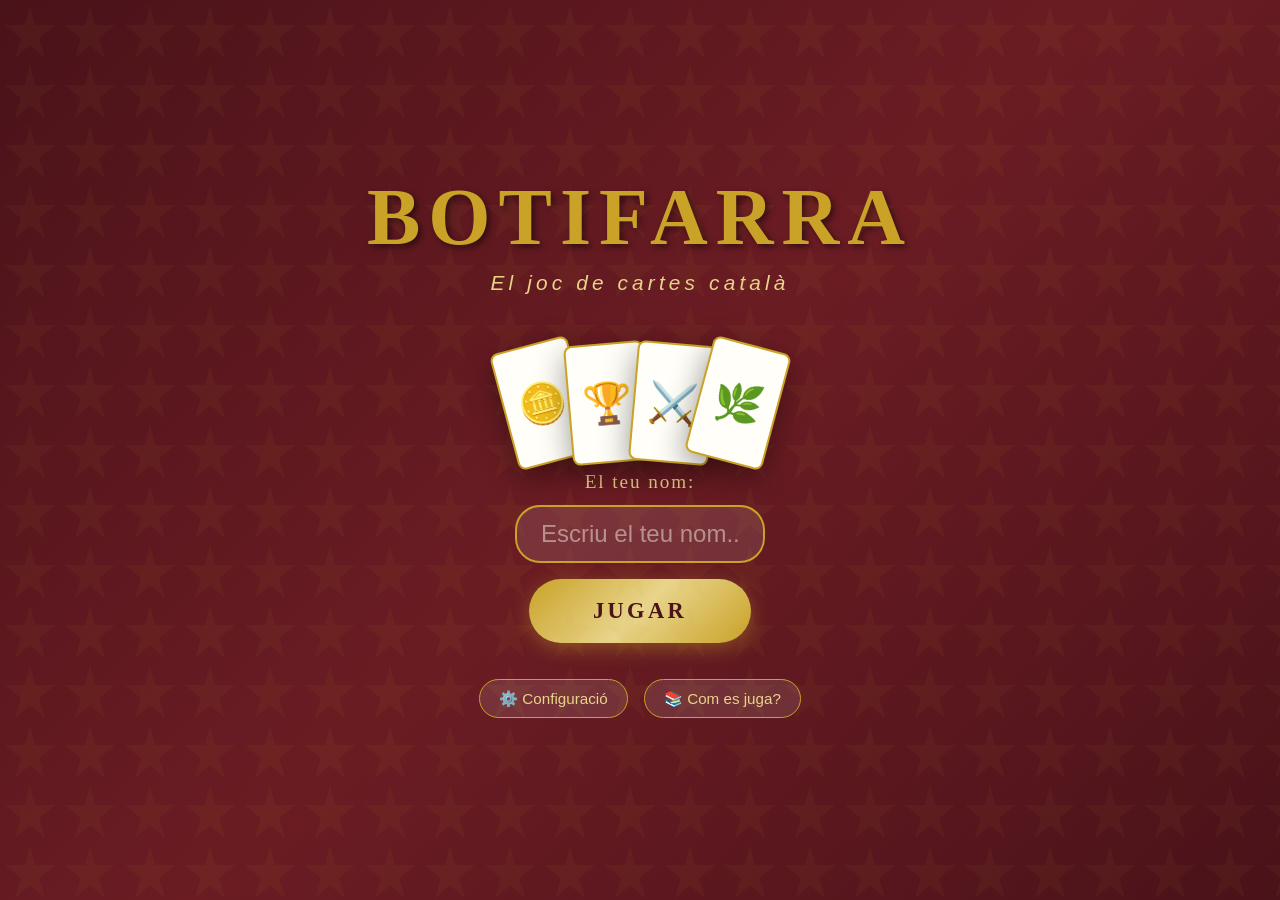
<file: index.html>
<!DOCTYPE html>
<html lang="ca">
<head>
    <meta charset="UTF-8">
    <meta name="viewport" content="width=device-width, initial-scale=1.0">
    <title>Botifarra - Joc de Cartes Català</title>
    <link rel="icon" href="imatges/favicon.ico" type="image/x-icon">
    <!-- <link href="https://fonts.googleapis.com/css2?family=Playfair+Display:wght@400;700;900&family=Source+Sans+Pro:wght@400;600&display=swap" rel="stylesheet"> -->
    <link rel="stylesheet" href="styles.css">
</head>
<body>
    <!-- Pantalla d'inici -->
    <div id="start-screen">
        <div class="title-container">
            <h1>BOTIFARRA</h1>
            <p>El joc de cartes català</p>
        </div>
        <div class="decorative-cards">
            <div class="decorative-card" style="--rotation: -15deg;">🪙</div>
            <div class="decorative-card" style="--rotation: -5deg;">🏆</div>
            <div class="decorative-card" style="--rotation: 5deg;">⚔️</div>
            <div class="decorative-card" style="--rotation: 15deg;">🌿</div>
        </div>
        <div class="player-name-container">
            <label for="player-name-input">El teu nom:</label>
            <input type="text" id="player-name-input" placeholder="Escriu el teu nom..." maxlength="15">
        </div>
        <!-- <button id="start-button">Començar Partida</button> -->
        <button id="start-button">Jugar</button>
        <div id="info-container">
            <button id="settings-toggle">⚙️ Configuració</button>
            <button id="info-toggle">📚 Com es juga?</button>
        </div>
    </div>

    <!-- Contenidor del joc -->
    <div id="game-container">
        <!-- Marcador -->
        <div id="scoreboard">
            <div class="score-team">
                <div class="score-team-name">Tu i Nord</div>
                <div class="score-value" id="score-ns">0</div>
            </div>
            <div class="score-divider"></div>
            <div class="score-team">
                <div class="score-team-name">Est i Oest</div>
                <div class="score-value" id="score-ew">0</div>
            </div>
        </div>

        <!-- Multiplicador -->
        <div id="multiplier-display">
            <div class="label">🧮</div>
            <div class="value" id="multiplier-value">×1</div>
        </div>

        <!-- Triomf -->
        <div id="trump-display">
            <div class="label">Triomf</div>
            <div class="trump-suit" id="trump-suit">-</div>
            <div class="trump-name" id="trump-name">-</div>
        </div>

        <!-- Jugadors -->
        <div id="player-north" class="player-area">
            <div class="player-name" id="name-north">Nord (Company)</div>
            <div class="hand hand-horizontal" id="hand-north"></div>
        </div>

        <div id="player-west" class="player-area">
            <div class="player-name" id="name-west">Oest</div>
            <div class="hand hand-vertical" id="hand-west"></div>
        </div>

        <div id="player-east" class="player-area">
            <div class="player-name" id="name-east">Est</div>
            <div class="hand hand-vertical" id="hand-east"></div>
        </div>

        <div id="player-south" class="player-area">
            <div class="player-name" id="name-south">Tu</div>
            <div class="hand hand-horizontal" id="hand-south"></div>
        </div>

        <!-- Zona de joc -->
        <div id="play-area">
            <div class="played-card-container north" id="played-north"></div>
            <div class="played-card-container south" id="played-south"></div>
            <div class="played-card-container west" id="played-west"></div>
            <div class="played-card-container east" id="played-east"></div>
        </div>

        <!-- Missatges -->
        <div id="message-area">
            <h3 id="message-title"></h3>
            <p id="message-text"></p>
        </div>

        <!-- Log -->
        <div id="log-container">
            <button id="log-toggle">📋 Mostrar log</button>
            <div id="game-log"></div>
        </div>
        <div id="footer-info">
            <div class="info-row">
                <span class="info-item">
                    <span class="info-dot"></span>Manilla: 5
                </span>
                <span class="info-item">
                    <span class="info-dot"></span>As: 4
                </span>
                <span class="info-item">
                    <span class="info-dot"></span>Rei: 3
                </span>
                <span class="info-item">
                    <span class="info-dot"></span>Cavall: 2
                </span>
                <span class="info-item">
                    <span class="info-dot"></span>Sota: 1
                </span>
            </div>
        </div>
    </div>

    <!-- Modal última basa -->
    <div id="last-trick-modal">
        <div class="last-trick-content">
            <h3>Última basa guanyada</h3>
            <div class="last-trick-cards" id="last-trick-cards"></div>
            <p class="last-trick-hint">Clica per tancar</p>
        </div>
    </div>

    <!-- Selecció de triomf -->
    <div id="trump-selection">
        <div class="trump-panel">
            <h2>Escull Triomf</h2>
            <p id="trump-instruction">Tria el pal d'aquesta mà</p>
            <div class="trump-options">
                <button class="trump-btn" data-trump="oros">
                    <span class="suit-icon">🪙</span>
                    <span class="suit-name">Oros</span>
                </button>
                <button class="trump-btn" data-trump="copes">
                    <span class="suit-icon">🏆</span>
                    <span class="suit-name">Copes</span>
                </button>
                <button class="trump-btn" data-trump="espases">
                    <span class="suit-icon">⚔️</span>
                    <span class="suit-name">Espases</span>
                </button>
                <button class="trump-btn" data-trump="bastos">
                    <span class="suit-icon">🌿</span>
                    <span class="suit-name">Bastos</span>
                </button>
                <button class="trump-btn botifarra" data-trump="botifarra">
                    <span class="suit-icon">🎉</span>
                    <span class="suit-name">BOTIFARRA!</span>
                </button>
                <button class="trump-btn delegar" data-trump="delegar" id="btn-delegar">
                    <span class="suit-name">Passar al company</span>
                </button>
            </div>
        </div>
    </div>

    <!-- Panell de contro -->
    <div id="contro-panel">
        <div class="contro-content">
            <h2 id="contro-title">Vols contrar?</h2>
            <div class="contro-buttons">
                <button class="contro-btn yes" id="btn-contro-yes">Sí</button>
                <button class="contro-btn no" id="btn-contro-no">No</button>
            </div>
        </div>
    </div>

    <!-- Final de partida -->
    <div id="game-over">
        <div class="game-over-content">
            <h2 id="winner-text">Victòria!</h2>
            <div class="final-score" id="final-score"></div>
            <div class="final-scoreboard">
                <div class="final-team">
                    <div class="final-team-name">Tu i Nord</div>
                    <div class="final-team-score" id="final-score-ns">0</div>
                </div>
                <div class="final-divider">-</div>
                <div class="final-team">
                    <div class="final-team-name">Est i Oest</div>
                    <div class="final-team-score" id="final-score-ew">0</div>
                </div>
            </div>
            <div class="hands-history-container">
                <div class="hands-history-header">
                    <h3>Resum de les mans</h3>
                    <button id="toggle-hands-history" class="toggle-btn">▼ Mostrar</button>
                </div>
                <div class="hands-history-content" id="hands-history-content" style="display: none;">
                    <div class="hands-history-table-wrapper">
                        <table class="hands-history-table">
                            <thead>
                                <tr>
                                    <th>Mà</th>
                                    <th>Triomf</th>
                                    <th>×</th>
                                    <th colspan="3">Tu i Nord</th>
                                    <th colspan="3">Est i Oest</th>
                                    <th>+Punts</th>
                                </tr>
                                <tr class="subheader">
                                    <th></th>
                                    <th></th>
                                    <th></th>
                                    <th>Bases</th>
                                    <th>Fig.</th>
                                    <th>Total</th>
                                    <th>Bases</th>
                                    <th>Fig.</th>
                                    <th>Total</th>
                                    <th></th>
                                </tr>
                            </thead>
                            <tbody id="hands-history-body">
                            </tbody>
                        </table>
                    </div>
                </div>
            </div>
            <div class="tricks-history-container">
                <div class="tricks-history-header">
                    <h3>Detall de les tirades</h3>
                    <button id="toggle-tricks-history" class="toggle-btn">▼ Mostrar</button>
                </div>
                <div class="tricks-history-content" id="tricks-history-content" style="display: none;">
                    <!-- Es genera dinàmicament -->
                </div>
            </div>
            <div class="game-over-buttons">
                <button id="btn-new-game">Nova Partida</button>
                <button id="btn-main-menu">Menú Principal</button>
            </div>
        </div>
    </div>

    <!-- Modal de configuració -->
    <div id="settings-modal">
        <div class="settings-content">
            <div class="settings-header">
                <h2>⚙️ Configuració</h2>
                <button id="settings-close" class="settings-close-btn">✕</button>
            </div>
            <div class="settings-body">
                <div class="settings-section">
                    <h3>Mode de joc</h3>
                    <div class="settings-option">
                        <label class="radio-label">
                            <input type="radio" name="game-mode" value="free" checked>
                            <span class="radio-checkmark"></span>
                            <div class="radio-text">
                                <span class="radio-title">Mode lliure</span>
                                <span class="radio-description">Només cal seguir el pal, sense obligació de matar</span>
                            </div>
                        </label>
                    </div>
                    <div class="settings-option">
                        <label class="radio-label">
                            <input type="radio" name="game-mode" value="strict">
                            <span class="radio-checkmark"></span>
                            <div class="radio-text">
                                <span class="radio-title">Mode estricte</span>
                                <span class="radio-description">Si pots matar, has de matar (reglament oficial)</span>
                            </div>
                        </label>
                    </div>
                </div>
            </div>
            <div class="settings-footer">
                <div class="settings-footer-left">
                    <p class="settings-hint">Els canvis es desen automàticament</p>
                </div>
                <div class="settings-footer-right">
                    <p id="versio-app" class="settings-versio">0.5.1</p>
                </div>
            </div>
        </div>
    </div>

    <script>

    </script>
    <script src="app.js"></script>
</body>
</html>
</file>
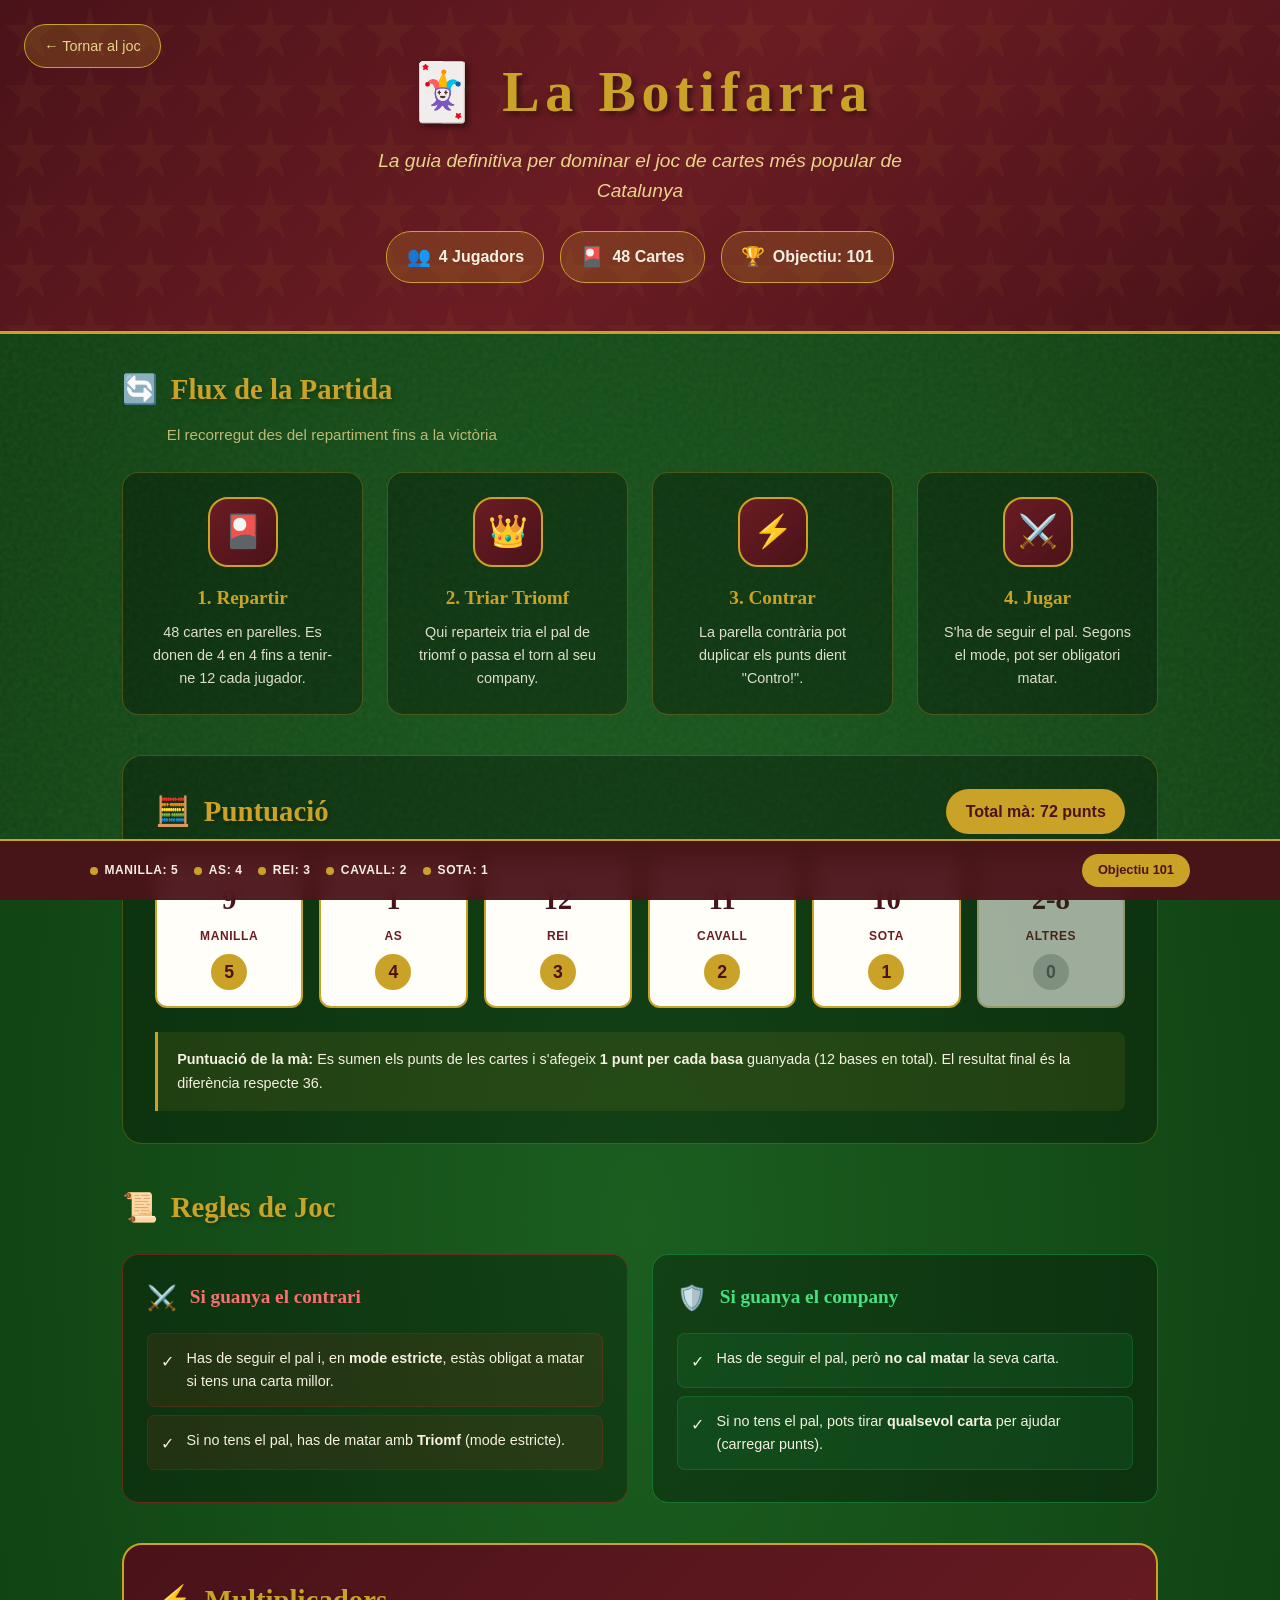
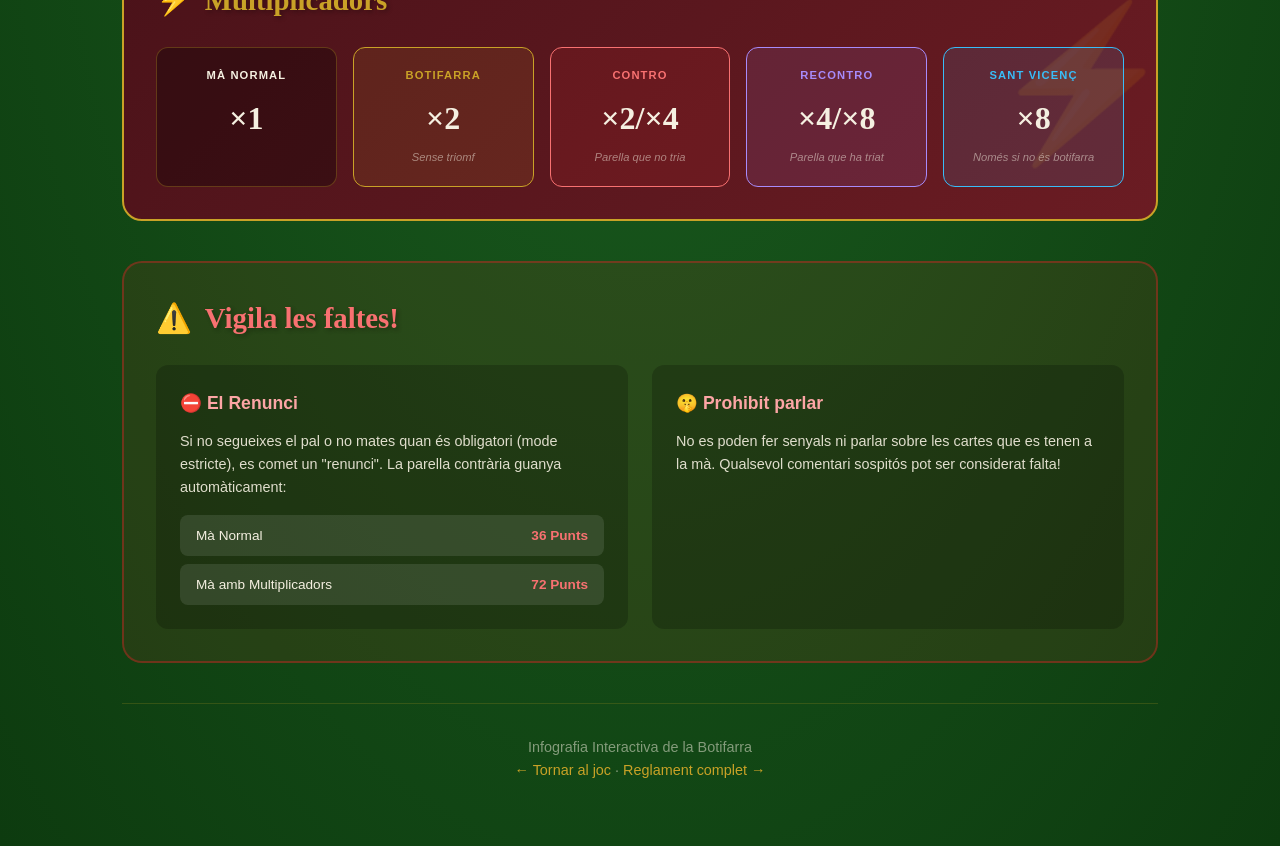
<file: infografia.html>
<!DOCTYPE html>
<html lang="ca">
<head>
    <meta charset="UTF-8">
    <meta name="viewport" content="width=device-width, initial-scale=1.0">
    <title>Infografia: Com jugar a la Botifarra</title>
    <link rel="icon" href="imatges/favicon.ico" type="image/x-icon">
    <!-- <link href="https://fonts.googleapis.com/css2?family=Playfair+Display:wght@400;700;900&family=Source+Sans+Pro:wght@400;600;700&display=swap" rel="stylesheet"> -->
    <style>
        :root {
            --gold: #C9A227;
            --gold-light: #E8D48B;
            --burgundy: #6B1C23;
            --burgundy-dark: #4A1219;
            --cream: #F5F0E1;
            --cream-dark: #E8DFC8;
            --green-felt: #1B5E20;
            --green-felt-dark: #0D3B0F;
            --card-white: #FFFEF8;
        }

        * {
            margin: 0;
            padding: 0;
            box-sizing: border-box;
        }

        body {
            font-family: 'Source Sans Pro', sans-serif;
            background: radial-gradient(ellipse at center, var(--green-felt) 0%, var(--green-felt-dark) 100%);
            min-height: 100vh;
            color: var(--cream);
            line-height: 1.6;
        }

        /* Textura de feltre */
        body::before {
            content: '';
            position: fixed;
            top: 0;
            left: 0;
            right: 0;
            bottom: 0;
            background-image: url("data:image/svg+xml,%3Csvg viewBox='0 0 200 200' xmlns='http://www.w3.org/2000/svg'%3E%3Cfilter id='noise'%3E%3CfeTurbulence type='fractalNoise' baseFrequency='0.9' numOctaves='4' stitchTiles='stitch'/%3E%3C/filter%3E%3Crect width='100%' height='100%' filter='url(%23noise)'/%3E%3C/svg%3E");
            opacity: 0.08;
            pointer-events: none;
            z-index: 0;
        }

        h1, h2, h3 {
            font-family: 'Playfair Display', serif;
        }

        /* Header */
        .header {
            background: linear-gradient(135deg, var(--burgundy-dark) 0%, var(--burgundy) 50%, var(--burgundy-dark) 100%);
            padding: 3rem 2rem;
            text-align: center;
            border-bottom: 3px solid var(--gold);
            position: relative;
            overflow: hidden;
        }

        .header::before {
            content: '';
            position: absolute;
            top: 0;
            left: 0;
            right: 0;
            bottom: 0;
            background-image: url("data:image/svg+xml,%3Csvg width='60' height='60' viewBox='0 0 60 60' xmlns='http://www.w3.org/2000/svg'%3E%3Cpath d='M30 5L35 25H55L39 38L45 58L30 45L15 58L21 38L5 25H25L30 5Z' fill='%23C9A227' fill-opacity='0.05'/%3E%3C/svg%3E");
            pointer-events: none;
        }

        .back-button {
            position: absolute;
            left: 1.5rem;
            top: 1.5rem;
            padding: 0.6rem 1.2rem;
            background: rgba(201, 162, 39, 0.2);
            border: 1px solid var(--gold);
            border-radius: 25px;
            color: var(--gold-light);
            text-decoration: none;
            font-size: 0.9rem;
            transition: all 0.3s ease;
            z-index: 10;
        }

        .back-button:hover {
            background: rgba(201, 162, 39, 0.4);
            box-shadow: 0 0 15px rgba(201, 162, 39, 0.3);
        }

        .header h1 {
            font-size: 3.5rem;
            color: var(--gold);
            text-shadow: 3px 3px 6px rgba(0,0,0,0.5);
            letter-spacing: 0.1em;
            margin-bottom: 0.5rem;
            position: relative;
        }

        .header p {
            font-size: 1.2rem;
            color: var(--gold-light);
            font-style: italic;
            max-width: 600px;
            margin: 0 auto;
            position: relative;
        }

        .header-badges {
            display: flex;
            justify-content: center;
            gap: 1rem;
            margin-top: 1.5rem;
            flex-wrap: wrap;
            position: relative;
        }

        .badge {
            background: rgba(201, 162, 39, 0.2);
            border: 1px solid var(--gold);
            padding: 0.6rem 1.2rem;
            border-radius: 25px;
            display: flex;
            align-items: center;
            gap: 0.5rem;
            font-weight: 600;
            color: var(--cream);
        }

        .badge-icon {
            font-size: 1.2rem;
        }

        /* Container */
        .container {
            max-width: 1100px;
            margin: 0 auto;
            padding: 2rem;
            position: relative;
            z-index: 1;
        }

        /* Sections */
        .section {
            margin-bottom: 2.5rem;
        }

        .section-title {
            display: flex;
            align-items: center;
            gap: 0.8rem;
            margin-bottom: 1.5rem;
        }

        .section-title h2 {
            color: var(--gold);
            font-size: 1.8rem;
            text-shadow: 2px 2px 4px rgba(0,0,0,0.3);
        }

        .section-title-icon {
            font-size: 1.8rem;
        }

        .section-subtitle {
            color: var(--gold-light);
            font-size: 0.95rem;
            opacity: 0.8;
            margin-left: 2.8rem;
            margin-top: -0.8rem;
            margin-bottom: 1.5rem;
        }

        /* Flow Steps */
        .flow-grid {
            display: grid;
            grid-template-columns: repeat(auto-fit, minmax(220px, 1fr));
            gap: 1.5rem;
        }

        .flow-step {
            background: rgba(0, 0, 0, 0.3);
            border: 1px solid rgba(201, 162, 39, 0.3);
            border-radius: 16px;
            padding: 1.5rem;
            text-align: center;
            transition: all 0.3s ease;
        }

        .flow-step:hover {
            transform: translateY(-5px);
            border-color: var(--gold);
            box-shadow: 0 10px 30px rgba(0, 0, 0, 0.3);
        }

        .flow-step-icon {
            width: 70px;
            height: 70px;
            background: linear-gradient(135deg, var(--burgundy) 0%, var(--burgundy-dark) 100%);
            border: 2px solid var(--gold);
            border-radius: 20px;
            display: flex;
            align-items: center;
            justify-content: center;
            font-size: 2rem;
            margin: 0 auto 1rem;
        }

        .flow-step h3 {
            color: var(--gold);
            font-size: 1.2rem;
            margin-bottom: 0.5rem;
        }

        .flow-step p {
            font-size: 0.9rem;
            color: var(--cream);
            opacity: 0.9;
        }

        /* Cards Section */
        .cards-section {
            background: rgba(0, 0, 0, 0.3);
            border: 1px solid rgba(201, 162, 39, 0.3);
            border-radius: 20px;
            padding: 2rem;
        }

        .cards-header {
            display: flex;
            justify-content: space-between;
            align-items: center;
            margin-bottom: 1.5rem;
            flex-wrap: wrap;
            gap: 1rem;
        }

        .total-badge {
            background: var(--gold);
            color: var(--burgundy-dark);
            padding: 0.6rem 1.2rem;
            border-radius: 25px;
            font-weight: 700;
        }

        .cards-grid {
            display: grid;
            grid-template-columns: repeat(auto-fit, minmax(100px, 1fr));
            gap: 1rem;
        }

        .card-item {
            background: var(--card-white);
            border: 2px solid var(--gold);
            border-radius: 12px;
            padding: 1rem;
            text-align: center;
            transition: all 0.3s ease;
        }

        .card-item:hover {
            transform: scale(1.05);
            box-shadow: 0 5px 20px rgba(201, 162, 39, 0.3);
        }

        .card-item.low-value {
            opacity: 0.6;
            border-color: rgba(201, 162, 39, 0.4);
        }

        .card-number {
            font-size: 1.8rem;
            font-weight: 900;
            color: var(--burgundy-dark);
            font-family: 'Playfair Display', serif;
        }

        .card-name {
            font-size: 0.75rem;
            font-weight: 700;
            color: var(--burgundy);
            text-transform: uppercase;
            letter-spacing: 0.05em;
            margin: 0.3rem 0;
        }

        .card-points {
            background: var(--gold);
            color: var(--burgundy-dark);
            width: 36px;
            height: 36px;
            border-radius: 50%;
            display: flex;
            align-items: center;
            justify-content: center;
            font-weight: 900;
            font-size: 1.1rem;
            margin: 0.5rem auto 0;
        }

        .card-item.low-value .card-points {
            background: #ccc;
            color: #666;
        }

        .cards-info {
            background: rgba(201, 162, 39, 0.1);
            border-left: 3px solid var(--gold);
            padding: 1rem 1.2rem;
            margin-top: 1.5rem;
            border-radius: 0 8px 8px 0;
        }

        .cards-info p {
            font-size: 0.9rem;
            color: var(--cream);
        }

        /* Rules Section */
        .rules-grid {
            display: grid;
            grid-template-columns: repeat(auto-fit, minmax(300px, 1fr));
            gap: 1.5rem;
        }

        .rule-card {
            background: rgba(0, 0, 0, 0.3);
            border-radius: 16px;
            padding: 1.5rem;
            border: 1px solid rgba(201, 162, 39, 0.3);
        }

        .rule-card.enemy {
            border-color: rgba(220, 38, 38, 0.4);
        }

        .rule-card.ally {
            border-color: rgba(34, 197, 94, 0.4);
        }

        .rule-header {
            display: flex;
            align-items: center;
            gap: 0.8rem;
            margin-bottom: 1rem;
        }

        .rule-header-icon {
            font-size: 1.5rem;
        }

        .rule-header h3 {
            font-size: 1.2rem;
        }

        .rule-card.enemy .rule-header h3 {
            color: #f87171;
        }

        .rule-card.ally .rule-header h3 {
            color: #4ade80;
        }

        .rule-list {
            list-style: none;
        }

        .rule-list li {
            display: flex;
            align-items: flex-start;
            gap: 0.8rem;
            padding: 0.8rem;
            margin-bottom: 0.5rem;
            border-radius: 8px;
            font-size: 0.9rem;
        }

        .rule-card.enemy .rule-list li {
            background: rgba(220, 38, 38, 0.1);
            border: 1px solid rgba(220, 38, 38, 0.2);
        }

        .rule-card.ally .rule-list li {
            background: rgba(34, 197, 94, 0.1);
            border: 1px solid rgba(34, 197, 94, 0.2);
        }

        .rule-check {
            font-size: 1rem;
            margin-top: 2px;
        }

        /* Multipliers Section */
        .multipliers-section {
            background: linear-gradient(135deg, var(--burgundy-dark) 0%, var(--burgundy) 100%);
            border: 2px solid var(--gold);
            border-radius: 20px;
            padding: 2rem;
            position: relative;
            overflow: hidden;
        }

        .multipliers-section::before {
            content: '⚡';
            position: absolute;
            right: -20px;
            top: 50%;
            transform: translateY(-50%);
            font-size: 150px;
            opacity: 0.1;
        }

        .multipliers-grid {
            display: grid;
            grid-template-columns: repeat(auto-fit, minmax(140px, 1fr));
            gap: 1rem;
            position: relative;
            z-index: 1;
        }

        .multiplier-item {
            background: rgba(0, 0, 0, 0.3);
            border: 1px solid rgba(201, 162, 39, 0.3);
            border-radius: 12px;
            padding: 1.2rem;
            text-align: center;
            transition: all 0.3s ease;
        }

        .multiplier-item:hover {
            border-color: var(--gold);
            transform: translateY(-3px);
        }

        .multiplier-item.botifarra {
            border-color: var(--gold);
            background: rgba(201, 162, 39, 0.1);
        }

        .multiplier-item.contro {
            border-color: #f87171;
            background: rgba(220, 38, 38, 0.1);
        }

        .multiplier-item.recontro {
            border-color: #a78bfa;
            background: rgba(167, 139, 250, 0.1);
        }

        .multiplier-item.santvicenc {
            border-color: #38bdf8;
            background: rgba(56, 189, 248, 0.1);
        }

        .multiplier-label {
            font-size: 0.7rem;
            font-weight: 700;
            text-transform: uppercase;
            letter-spacing: 0.1em;
            margin-bottom: 0.5rem;
        }

        .multiplier-item.botifarra .multiplier-label { color: var(--gold); }
        .multiplier-item.contro .multiplier-label { color: #f87171; }
        .multiplier-item.recontro .multiplier-label { color: #a78bfa; }
        .multiplier-item.santvicenc .multiplier-label { color: #38bdf8; }

        .multiplier-value {
            font-size: 2rem;
            font-weight: 900;
            color: var(--cream);
            font-family: 'Playfair Display', serif;
        }

        .multiplier-note {
            font-size: 0.7rem;
            color: rgba(245, 240, 225, 0.5);
            margin-top: 0.3rem;
            font-style: italic;
        }

        /* Alerts Section */
        .alerts-section {
            background: rgba(220, 38, 38, 0.1);
            border: 2px solid rgba(220, 38, 38, 0.4);
            border-radius: 20px;
            padding: 2rem;
        }

        .alerts-section .section-title h2 {
            color: #f87171;
        }

        .alerts-grid {
            display: grid;
            grid-template-columns: repeat(auto-fit, minmax(280px, 1fr));
            gap: 1.5rem;
        }

        .alert-card {
            background: rgba(0, 0, 0, 0.2);
            border-radius: 12px;
            padding: 1.5rem;
        }

        .alert-card h4 {
            display: flex;
            align-items: center;
            gap: 0.5rem;
            color: #fca5a5;
            font-size: 1.1rem;
            margin-bottom: 0.8rem;
        }

        .alert-card p {
            font-size: 0.9rem;
            color: var(--cream);
            opacity: 0.9;
            margin-bottom: 1rem;
        }

        .penalty-list {
            display: flex;
            flex-direction: column;
            gap: 0.5rem;
        }

        .penalty-item {
            display: flex;
            justify-content: space-between;
            align-items: center;
            background: rgba(255, 255, 255, 0.1);
            padding: 0.6rem 1rem;
            border-radius: 8px;
            font-size: 0.85rem;
        }

        .penalty-points {
            color: #f87171;
            font-weight: 700;
        }

        /* Footer */
        .footer {
            text-align: center;
            padding: 2rem;
            color: rgba(245, 240, 225, 0.5);
            font-size: 0.9rem;
            border-top: 1px solid rgba(201, 162, 39, 0.2);
            margin-top: 2rem;
        }

        .footer a {
            color: var(--gold);
            text-decoration: none;
        }

        .footer a:hover {
            text-decoration: underline;
        }

        /* Sticky Reference */
        .sticky-reference {
            position: fixed;
            bottom: 0;
            left: 0;
            right: 0;
            background: rgba(74, 18, 25, 0.95);
            backdrop-filter: blur(10px);
            border-top: 2px solid var(--gold);
            padding: 0.8rem 1.5rem;
            z-index: 100;
        }

        .sticky-content {
            max-width: 1100px;
            margin: 0 auto;
            display: flex;
            justify-content: space-between;
            align-items: center;
            gap: 1rem;
        }

        .sticky-cards {
            display: flex;
            gap: 1rem;
            overflow-x: auto;
            font-size: 0.75rem;
            font-weight: 700;
            text-transform: uppercase;
            letter-spacing: 0.05em;
        }

        .sticky-cards span {
            display: flex;
            align-items: center;
            gap: 0.4rem;
            white-space: nowrap;
        }

        .sticky-dot {
            width: 8px;
            height: 8px;
            background: var(--gold);
            border-radius: 50%;
        }

        .sticky-goal {
            background: var(--gold);
            color: var(--burgundy-dark);
            padding: 0.4rem 1rem;
            border-radius: 20px;
            font-weight: 700;
            font-size: 0.8rem;
            white-space: nowrap;
        }

        /* Responsive */
        @media (max-width: 768px) {
            .header {
                padding: 4rem 1.5rem 2rem;
            }

            .header h1 {
                font-size: 2.5rem;
            }

            .back-button {
                position: static;
                display: inline-block;
                margin-bottom: 1rem;
            }

            .container {
                padding: 1.5rem;
            }

            .section-title h2 {
                font-size: 1.4rem;
            }

            .cards-grid {
                grid-template-columns: repeat(3, 1fr);
            }

            .sticky-content {
                flex-direction: column;
                gap: 0.5rem;
            }

            .sticky-cards {
                width: 100%;
                justify-content: center;
            }
        }

        @media (max-width: 480px) {
            .cards-grid {
                grid-template-columns: repeat(2, 1fr);
            }

            .flow-grid {
                grid-template-columns: 1fr;
            }
        }
    </style>
</head>
<body>
    <!-- Header -->
    <header class="header">
        <a href="index.html" class="back-button">← Tornar al joc</a>
        <h1>🃏 La Botifarra</h1>
        <p>La guia definitiva per dominar el joc de cartes més popular de Catalunya</p>
        <div class="header-badges">
            <div class="badge">
                <span class="badge-icon">👥</span>
                <span>4 Jugadors</span>
            </div>
            <div class="badge">
                <span class="badge-icon">🎴</span>
                <span>48 Cartes</span>
            </div>
            <div class="badge">
                <span class="badge-icon">🏆</span>
                <span>Objectiu: 101</span>
            </div>
        </div>
    </header>

    <div class="container">
        <!-- Flux de la Partida -->
        <section class="section">
            <div class="section-title">
                <span class="section-title-icon">🔄</span>
                <h2>Flux de la Partida</h2>
            </div>
            <p class="section-subtitle">El recorregut des del repartiment fins a la victòria</p>
            
            <div class="flow-grid">
                <div class="flow-step">
                    <div class="flow-step-icon">🎴</div>
                    <h3>1. Repartir</h3>
                    <p>48 cartes en parelles. Es donen de 4 en 4 fins a tenir-ne 12 cada jugador.</p>
                </div>
                <div class="flow-step">
                    <div class="flow-step-icon">👑</div>
                    <h3>2. Triar Triomf</h3>
                    <p>Qui reparteix tria el pal de triomf o passa el torn al seu company.</p>
                </div>
                <div class="flow-step">
                    <div class="flow-step-icon">⚡</div>
                    <h3>3. Contrar</h3>
                    <p>La parella contrària pot duplicar els punts dient "Contro!".</p>
                </div>
                <div class="flow-step">
                    <div class="flow-step-icon">⚔️</div>
                    <h3>4. Jugar</h3>
                    <p>S'ha de seguir el pal. Segons el mode, pot ser obligatori matar.</p>
                </div>
            </div>
        </section>

        <!-- Valor de les Cartes -->
        <section class="section">
            <div class="cards-section">
                <div class="cards-header">
                    <div class="section-title" style="margin-bottom: 0;">
                        <span class="section-title-icon">🧮</span>
                        <h2>Puntuació</h2>
                    </div>
                    <div class="total-badge">Total mà: 72 punts</div>
                </div>

                <div class="cards-grid">
                    <div class="card-item">
                        <div class="card-number">9</div>
                        <div class="card-name">Manilla</div>
                        <div class="card-points">5</div>
                    </div>
                    <div class="card-item">
                        <div class="card-number">1</div>
                        <div class="card-name">As</div>
                        <div class="card-points">4</div>
                    </div>
                    <div class="card-item">
                        <div class="card-number">12</div>
                        <div class="card-name">Rei</div>
                        <div class="card-points">3</div>
                    </div>
                    <div class="card-item">
                        <div class="card-number">11</div>
                        <div class="card-name">Cavall</div>
                        <div class="card-points">2</div>
                    </div>
                    <div class="card-item">
                        <div class="card-number">10</div>
                        <div class="card-name">Sota</div>
                        <div class="card-points">1</div>
                    </div>
                    <div class="card-item low-value">
                        <div class="card-number">2-8</div>
                        <div class="card-name">Altres</div>
                        <div class="card-points">0</div>
                    </div>
                </div>

                <div class="cards-info">
                    <p><strong>Puntuació de la mà:</strong> Es sumen els punts de les cartes i s'afegeix <strong>1 punt per cada basa</strong> guanyada (12 bases en total). El resultat final és la diferència respecte 36.</p>
                </div>
            </div>
        </section>

        <!-- Regles de Joc -->
        <section class="section">
            <div class="section-title">
                <span class="section-title-icon">📜</span>
                <h2>Regles de Joc</h2>
            </div>

            <div class="rules-grid">
                <div class="rule-card enemy">
                    <div class="rule-header">
                        <span class="rule-header-icon">⚔️</span>
                        <h3>Si guanya el contrari</h3>
                    </div>
                    <ul class="rule-list">
                        <li>
                            <span class="rule-check">✓</span>
                            <span>Has de seguir el pal i, en <strong>mode estricte</strong>, estàs obligat a matar si tens una carta millor.</span>
                        </li>
                        <li>
                            <span class="rule-check">✓</span>
                            <span>Si no tens el pal, has de matar amb <strong>Triomf</strong> (mode estricte).</span>
                        </li>
                    </ul>
                </div>

                <div class="rule-card ally">
                    <div class="rule-header">
                        <span class="rule-header-icon">🛡️</span>
                        <h3>Si guanya el company</h3>
                    </div>
                    <ul class="rule-list">
                        <li>
                            <span class="rule-check">✓</span>
                            <span>Has de seguir el pal, però <strong>no cal matar</strong> la seva carta.</span>
                        </li>
                        <li>
                            <span class="rule-check">✓</span>
                            <span>Si no tens el pal, pots tirar <strong>qualsevol carta</strong> per ajudar (carregar punts).</span>
                        </li>
                    </ul>
                </div>
            </div>
        </section>

        <!-- Multiplicadors -->
        <section class="section">
            <div class="multipliers-section">
                <div class="section-title" style="margin-bottom: 1.5rem;">
                    <span class="section-title-icon">⚡</span>
                    <h2>Multiplicadors</h2>
                </div>

                <div class="multipliers-grid">
                    <div class="multiplier-item">
                        <div class="multiplier-label">Mà Normal</div>
                        <div class="multiplier-value">×1</div>
                    </div>
                    <div class="multiplier-item botifarra">
                        <div class="multiplier-label">Botifarra</div>
                        <div class="multiplier-value">×2</div>
                        <div class="multiplier-note">Sense triomf</div>
                    </div>
                    <div class="multiplier-item contro">
                        <div class="multiplier-label">Contro</div>
                        <div class="multiplier-value">×2/×4</div>
                        <div class="multiplier-note">Parella que no tria</div>
                    </div>
                    <div class="multiplier-item recontro">
                        <div class="multiplier-label">Recontro</div>
                        <div class="multiplier-value">×4/×8</div>
                        <div class="multiplier-note">Parella que ha triat</div>
                    </div>
                    <div class="multiplier-item santvicenc">
                        <div class="multiplier-label">Sant Vicenç</div>
                        <div class="multiplier-value">×8</div>
                        <div class="multiplier-note">Només si no és botifarra</div>
                    </div>
                </div>
            </div>
        </section>

        <!-- Alertes -->
        <section class="section">
            <div class="alerts-section">
                <div class="section-title">
                    <span class="section-title-icon">⚠️</span>
                    <h2>Vigila les faltes!</h2>
                </div>

                <div class="alerts-grid">
                    <div class="alert-card">
                        <h4>⛔ El Renunci</h4>
                        <p>Si no segueixes el pal o no mates quan és obligatori (mode estricte), es comet un "renunci". La parella contrària guanya automàticament:</p>
                        <div class="penalty-list">
                            <div class="penalty-item">
                                <span>Mà Normal</span>
                                <span class="penalty-points">36 Punts</span>
                            </div>
                            <div class="penalty-item">
                                <span>Mà amb Multiplicadors</span>
                                <span class="penalty-points">72 Punts</span>
                            </div>
                        </div>
                    </div>

                    <div class="alert-card">
                        <h4>🤫 Prohibit parlar</h4>
                        <p>No es poden fer senyals ni parlar sobre les cartes que es tenen a la mà. Qualsevol comentari sospitós pot ser considerat falta!</p>
                    </div>
                </div>
            </div>
        </section>

        <!-- Footer -->
        <footer class="footer">
            <p>Infografia Interactiva de la Botifarra</p>
            <p><a href="index.html">← Tornar al joc</a> · <a href="reglament.html">Reglament complet →</a></p>
        </footer>
    </div>

    <!-- Sticky Reference -->
    <div class="sticky-reference">
        <div class="sticky-content">
            <div class="sticky-cards">
                <span><span class="sticky-dot"></span> Manilla: 5</span>
                <span><span class="sticky-dot"></span> As: 4</span>
                <span><span class="sticky-dot"></span> Rei: 3</span>
                <span><span class="sticky-dot"></span> Cavall: 2</span>
                <span><span class="sticky-dot"></span> Sota: 1</span>
            </div>
            <div class="sticky-goal">Objectiu 101</div>
        </div>
    </div>
</body>
</html>
</file>
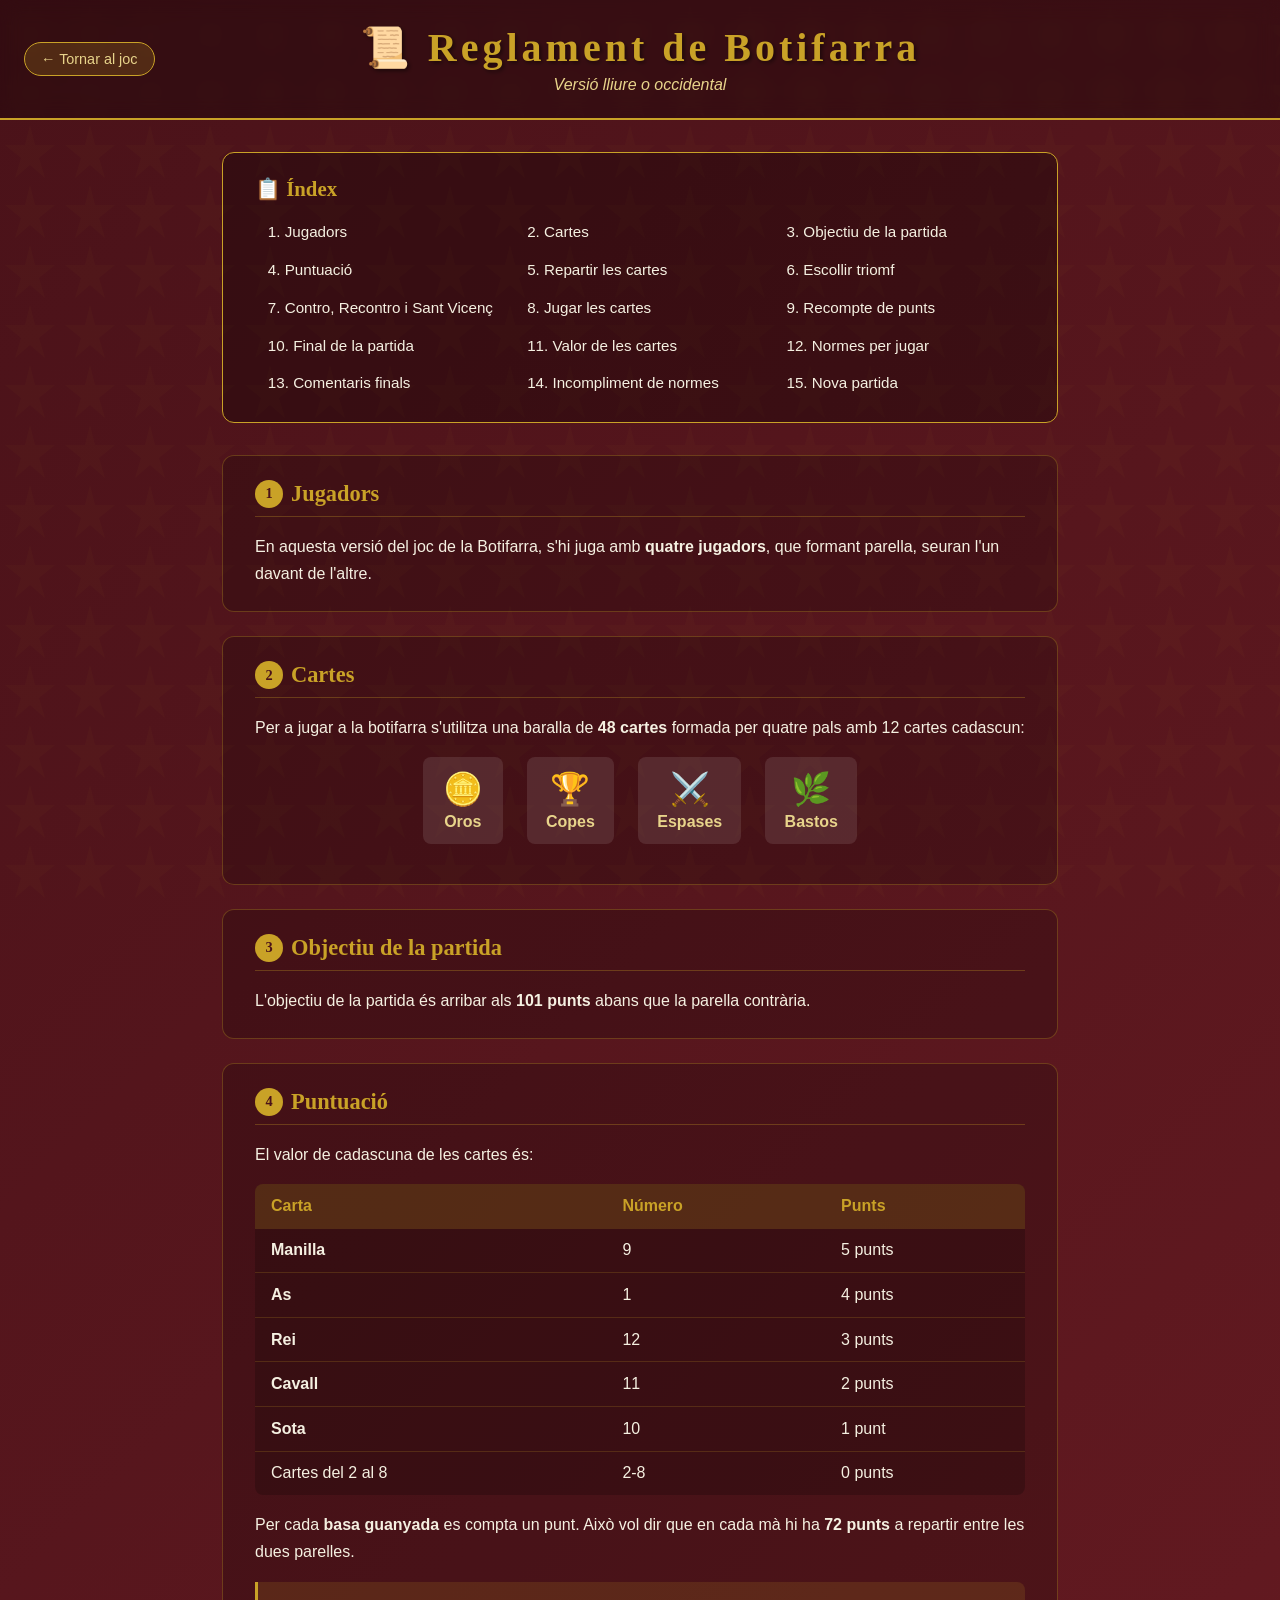
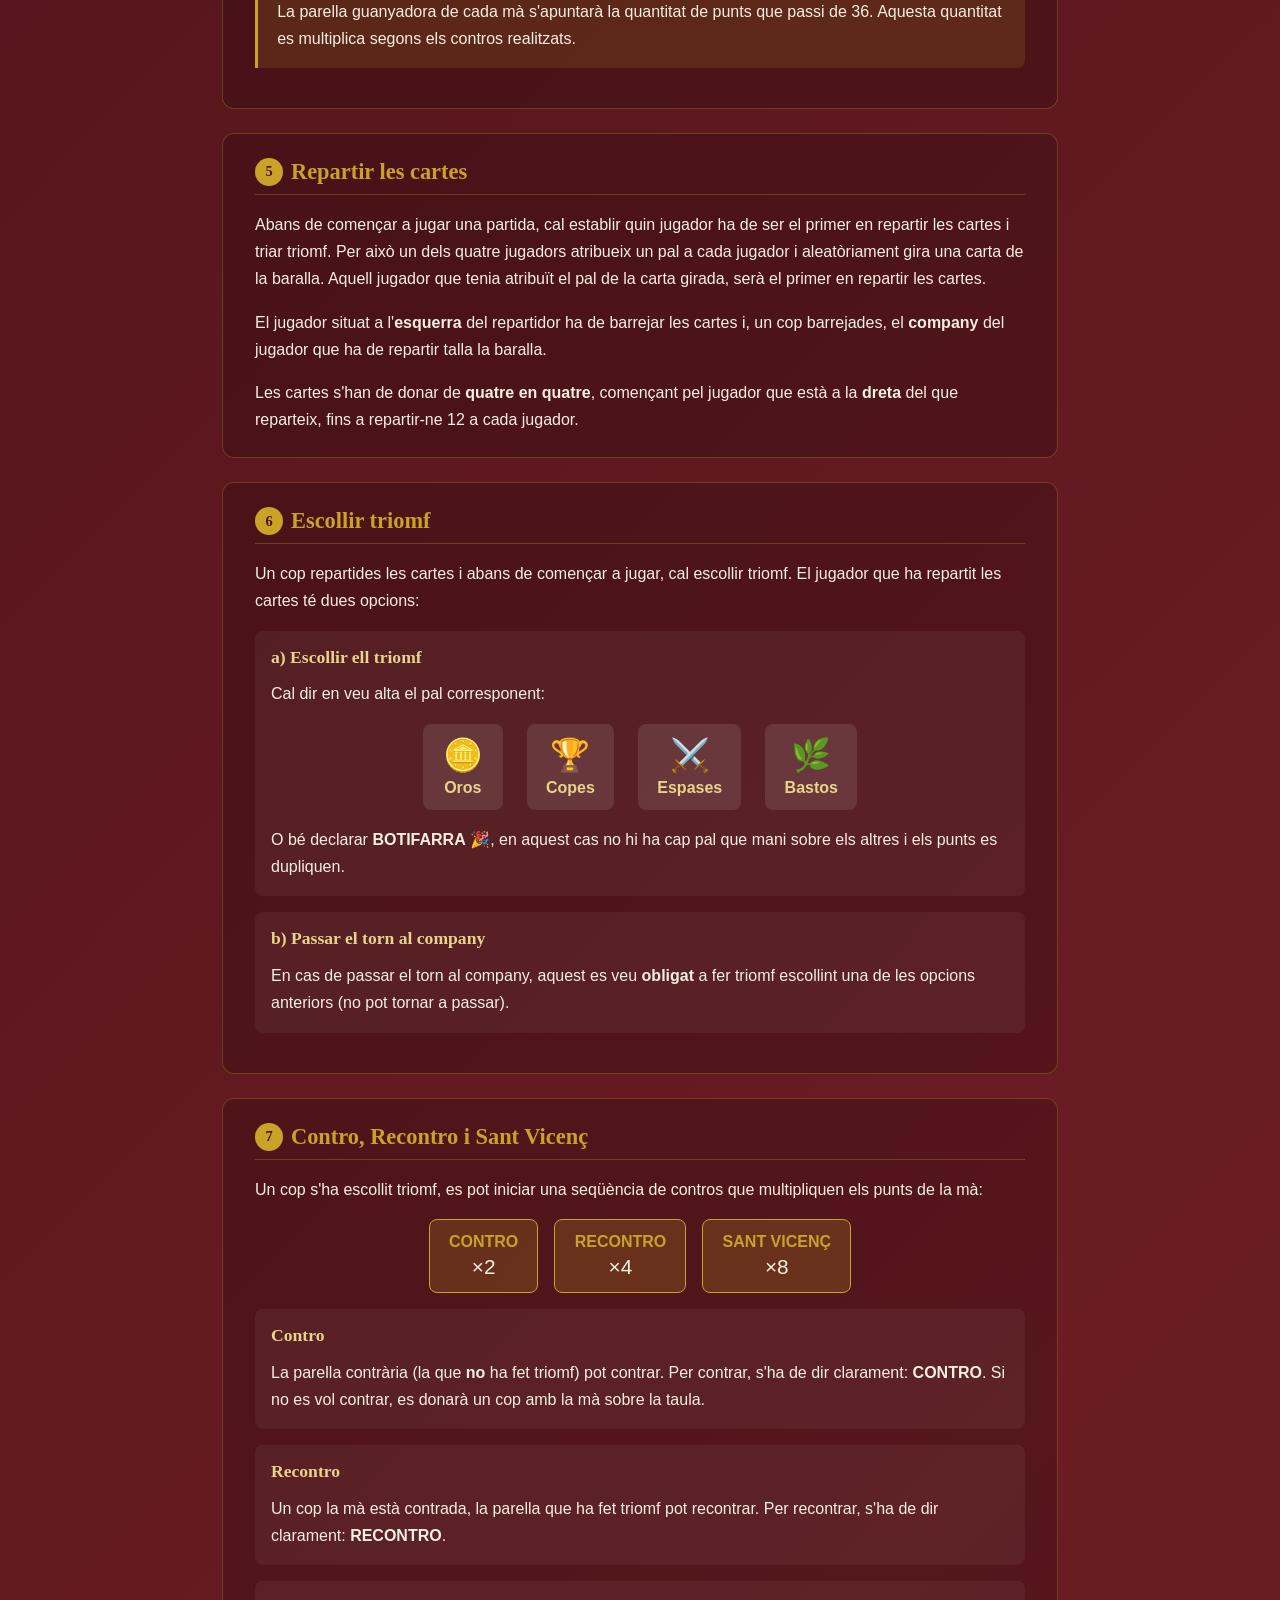
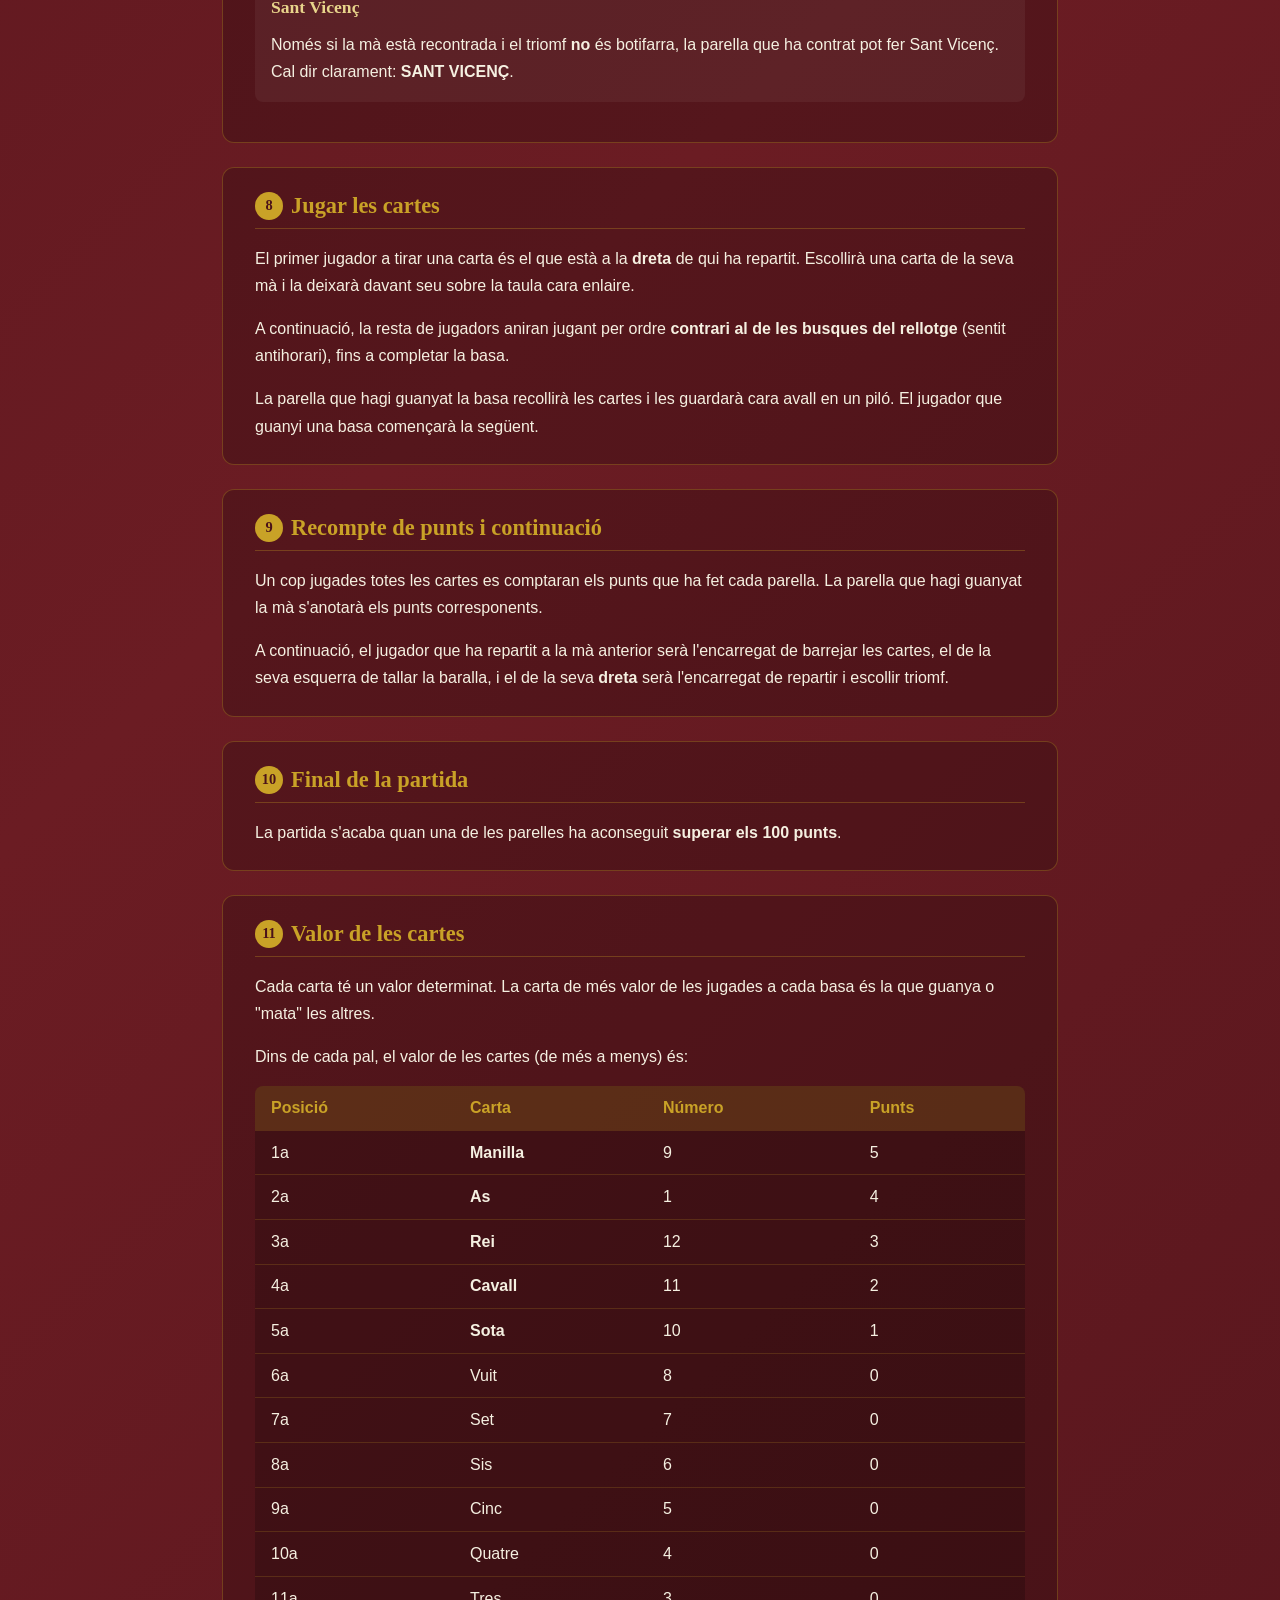
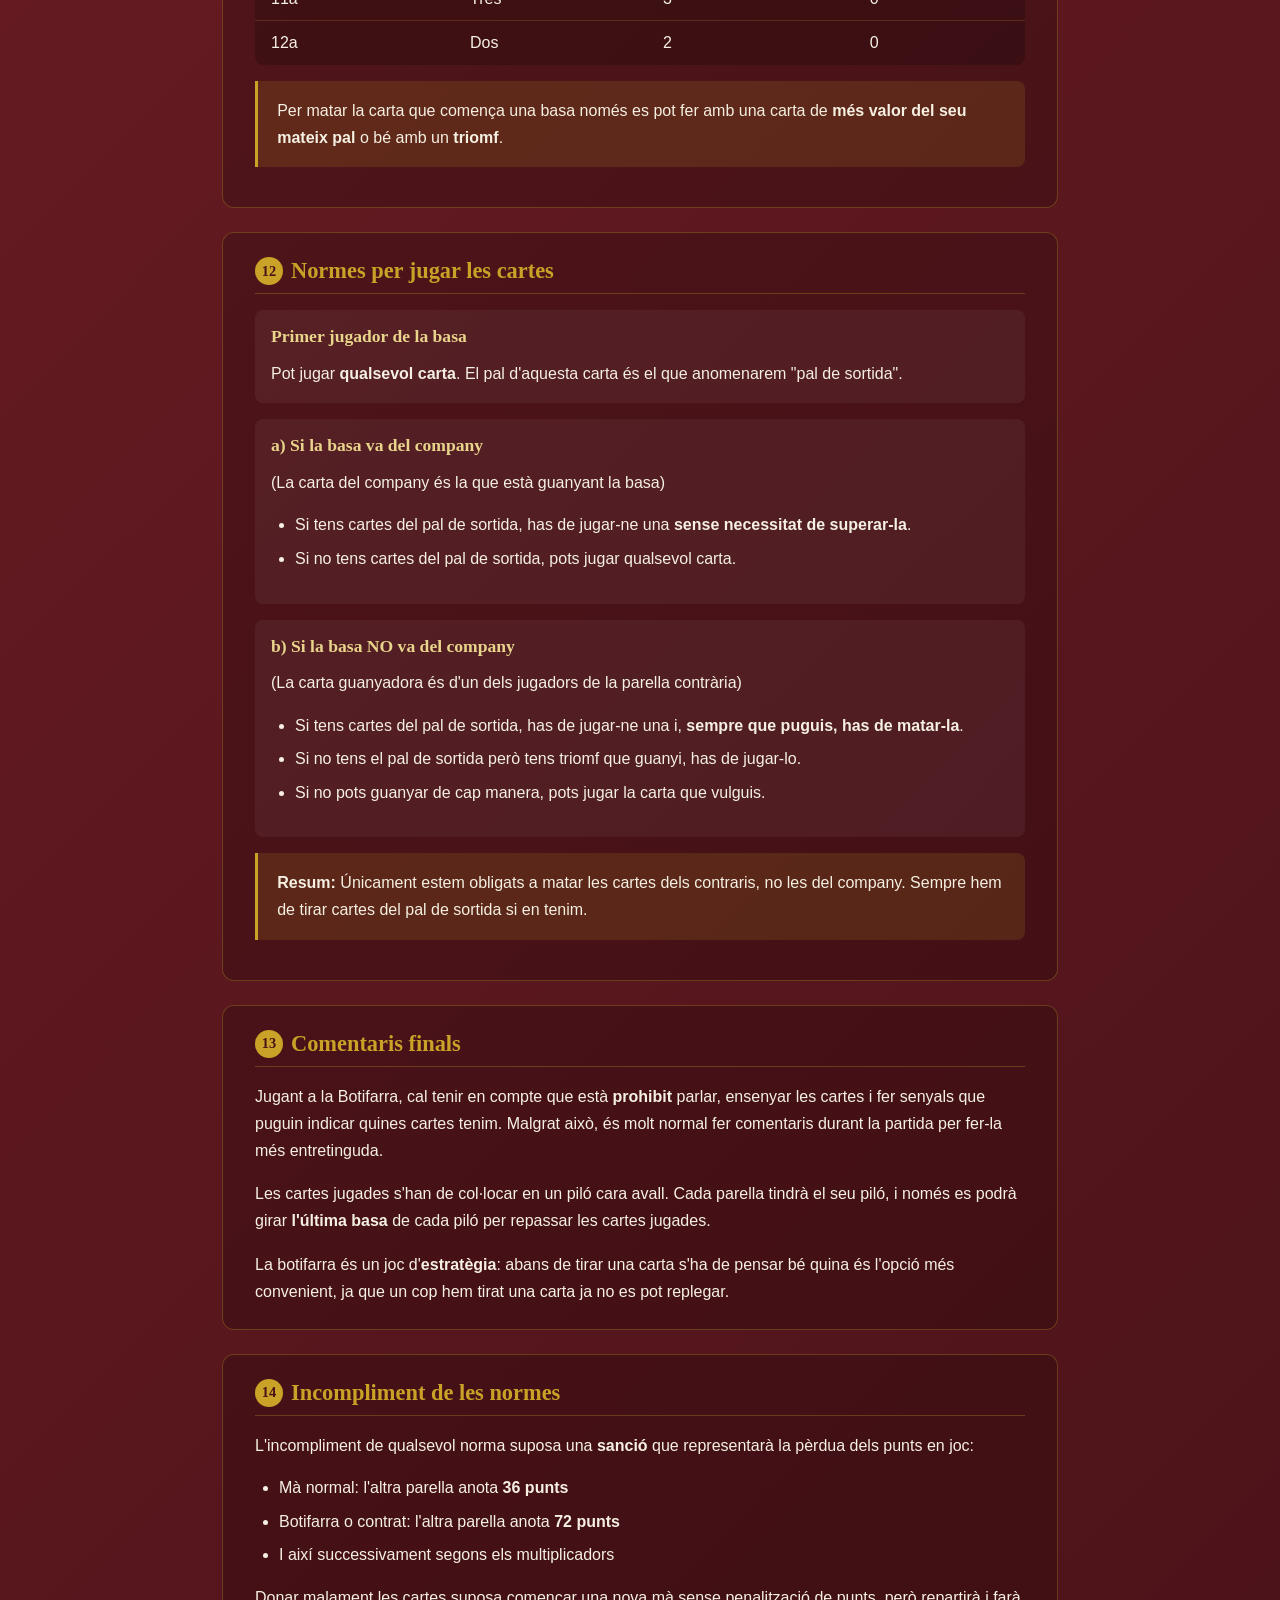
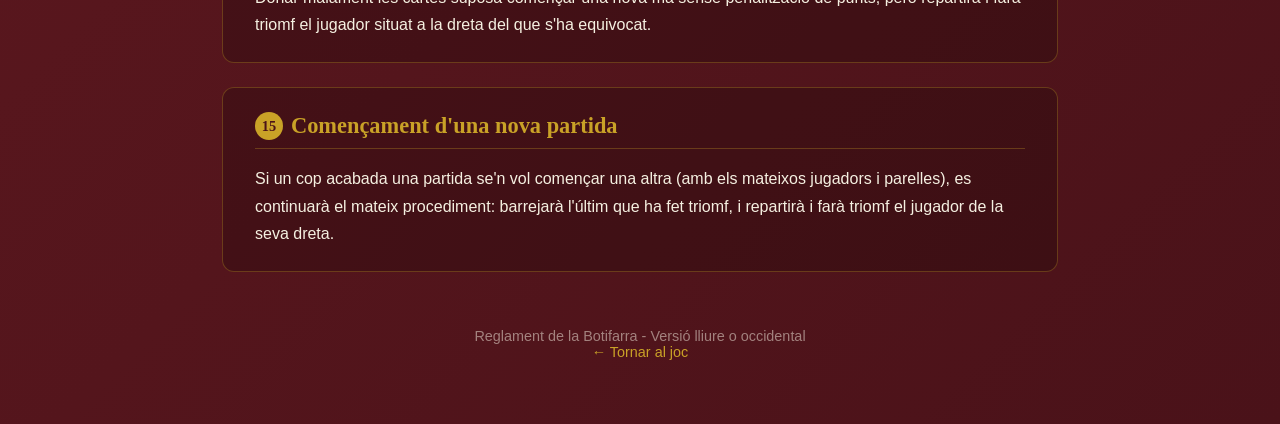
<file: reglament.html>
<!DOCTYPE html>
<html lang="ca">
<head>
    <meta charset="UTF-8">
    <meta name="viewport" content="width=device-width, initial-scale=1.0">
    <title>Reglament de Botifarra</title>
    <link rel="icon" href="imatges/favicon.ico" type="image/x-icon">
    <!-- <link href="https://fonts.googleapis.com/css2?family=Playfair+Display:wght@400;700;900&family=Source+Sans+Pro:wght@400;600&display=swap" rel="stylesheet"> -->
    <style>
        :root {
            --gold: #C9A227;
            --gold-light: #E8D48B;
            --burgundy: #6B1C23;
            --burgundy-dark: #4A1219;
            --cream: #F5F0E1;
            --cream-dark: #E8DFC8;
            --green-felt: #1B5E20;
            --green-felt-dark: #0D3B0F;
            --card-white: #FFFEF8;
            --shadow: rgba(0,0,0,0.3);
        }

        * {
            margin: 0;
            padding: 0;
            box-sizing: border-box;
        }

        body {
            font-family: 'Source Sans Pro', sans-serif;
            background: linear-gradient(135deg, var(--burgundy-dark) 0%, var(--burgundy) 50%, var(--burgundy-dark) 100%);
            min-height: 100vh;
            color: var(--cream);
            overflow-x: hidden;
        }

        /* Textura de fons */
        body::before {
            content: '';
            position: fixed;
            top: 0;
            left: 0;
            right: 0;
            bottom: 0;
            background-image: url("data:image/svg+xml,%3Csvg width='60' height='60' viewBox='0 0 60 60' xmlns='http://www.w3.org/2000/svg'%3E%3Cpath d='M30 5L35 25H55L39 38L45 58L30 45L15 58L21 38L5 25H25L30 5Z' fill='%23C9A227' fill-opacity='0.03'/%3E%3C/svg%3E");
            pointer-events: none;
            z-index: 0;
        }

        h1, h2, h3 {
            font-family: 'Playfair Display', serif;
        }

        /* Header */
        .header {
            background: rgba(0, 0, 0, 0.3);
            padding: 1.5rem 2rem;
            text-align: center;
            border-bottom: 2px solid var(--gold);
            position: sticky;
            top: 0;
            z-index: 100;
            backdrop-filter: blur(10px);
        }

        .header h1 {
            color: var(--gold);
            font-size: 2.5rem;
            text-shadow: 2px 2px 4px rgba(0,0,0,0.5);
            letter-spacing: 0.1em;
        }

        .header p {
            color: var(--gold-light);
            font-style: italic;
            margin-top: 0.3rem;
        }

        .back-button {
            position: absolute;
            left: 1.5rem;
            top: 50%;
            transform: translateY(-50%);
            padding: 0.5rem 1rem;
            background: rgba(201, 162, 39, 0.2);
            border: 1px solid var(--gold);
            border-radius: 20px;
            color: var(--gold-light);
            text-decoration: none;
            font-size: 0.9rem;
            transition: all 0.3s ease;
        }

        .back-button:hover {
            background: rgba(201, 162, 39, 0.4);
            box-shadow: 0 0 10px rgba(201, 162, 39, 0.3);
        }

        /* Container principal */
        .container {
            max-width: 900px;
            margin: 0 auto;
            padding: 2rem;
            position: relative;
            z-index: 1;
        }

        /* Índex */
        .index-card {
            background: rgba(0, 0, 0, 0.3);
            border: 1px solid var(--gold);
            border-radius: 12px;
            padding: 1.5rem 2rem;
            margin-bottom: 2rem;
        }

        .index-card h2 {
            color: var(--gold);
            font-size: 1.3rem;
            margin-bottom: 1rem;
            display: flex;
            align-items: center;
            gap: 0.5rem;
        }

        .index-list {
            display: grid;
            grid-template-columns: repeat(auto-fill, minmax(250px, 1fr));
            gap: 0.5rem;
            list-style: none;
        }

        .index-list a {
            color: var(--cream);
            text-decoration: none;
            padding: 0.4rem 0.8rem;
            border-radius: 6px;
            display: block;
            transition: all 0.2s ease;
            font-size: 0.95rem;
        }

        .index-list a:hover {
            background: rgba(201, 162, 39, 0.2);
            color: var(--gold-light);
        }

        /* Seccions */
        .section {
            background: rgba(0, 0, 0, 0.2);
            border: 1px solid rgba(201, 162, 39, 0.3);
            border-radius: 12px;
            padding: 1.5rem 2rem;
            margin-bottom: 1.5rem;
            scroll-margin-top: 100px;
        }

        .section h2 {
            color: var(--gold);
            font-size: 1.4rem;
            margin-bottom: 1rem;
            padding-bottom: 0.5rem;
            border-bottom: 1px solid rgba(201, 162, 39, 0.3);
            display: flex;
            align-items: center;
            gap: 0.5rem;
        }

        .section-number {
            background: var(--gold);
            color: var(--burgundy-dark);
            width: 28px;
            height: 28px;
            border-radius: 50%;
            display: inline-flex;
            align-items: center;
            justify-content: center;
            font-size: 0.9rem;
            font-weight: bold;
        }

        .section p {
            line-height: 1.7;
            margin-bottom: 1rem;
            color: var(--cream);
        }

        .section p:last-child {
            margin-bottom: 0;
        }

        /* Taules */
        .table-container {
            overflow-x: auto;
            margin: 1rem 0;
        }

        table {
            width: 100%;
            border-collapse: collapse;
            background: rgba(0, 0, 0, 0.2);
            border-radius: 8px;
            overflow: hidden;
        }

        th, td {
            padding: 0.8rem 1rem;
            text-align: left;
            border-bottom: 1px solid rgba(201, 162, 39, 0.2);
        }

        th {
            background: rgba(201, 162, 39, 0.2);
            color: var(--gold);
            font-weight: 600;
        }

        tr:last-child td {
            border-bottom: none;
        }

        tr:hover {
            background: rgba(201, 162, 39, 0.1);
        }

        /* Llistes */
        .section ul, .section ol {
            margin: 1rem 0;
            padding-left: 1.5rem;
        }

        .section li {
            margin-bottom: 0.5rem;
            line-height: 1.6;
        }

        /* Destacats */
        .highlight {
            background: rgba(201, 162, 39, 0.15);
            border-left: 3px solid var(--gold);
            padding: 1rem 1.2rem;
            margin: 1rem 0;
            border-radius: 0 8px 8px 0;
        }

        .highlight p {
            margin: 0;
        }

        /* Pals de cartes */
        .suits {
            display: flex;
            justify-content: center;
            gap: 1.5rem;
            margin: 1rem 0;
            flex-wrap: wrap;
        }

        .suit-item {
            display: flex;
            flex-direction: column;
            align-items: center;
            gap: 0.3rem;
            padding: 0.8rem 1.2rem;
            background: rgba(255, 255, 255, 0.1);
            border-radius: 8px;
            min-width: 80px;
        }

        .suit-icon {
            font-size: 2rem;
        }

        .suit-name {
            font-weight: 600;
            color: var(--gold-light);
        }

        /* Multiplicadors */
        .multipliers {
            display: flex;
            justify-content: center;
            gap: 1rem;
            margin: 1rem 0;
            flex-wrap: wrap;
        }

        .multiplier-item {
            background: rgba(201, 162, 39, 0.2);
            border: 1px solid var(--gold);
            border-radius: 8px;
            padding: 0.8rem 1.2rem;
            text-align: center;
        }

        .multiplier-name {
            font-weight: 600;
            color: var(--gold);
            display: block;
            margin-bottom: 0.3rem;
        }

        .multiplier-value {
            font-size: 1.3rem;
            color: var(--cream);
        }

        /* Subseccions */
        .subsection {
            margin: 1rem 0;
            padding: 1rem;
            background: rgba(255, 255, 255, 0.05);
            border-radius: 8px;
        }

        .subsection h3 {
            color: var(--gold-light);
            font-size: 1.1rem;
            margin-bottom: 0.8rem;
        }

        /* Footer */
        .footer {
            text-align: center;
            padding: 2rem;
            color: rgba(245, 240, 225, 0.5);
            font-size: 0.9rem;
        }

        .footer a {
            color: var(--gold);
            text-decoration: none;
        }

        .footer a:hover {
            text-decoration: underline;
        }

        /* Botó tornar a dalt */
        .back-to-top {
            position: fixed;
            bottom: 2rem;
            right: 2rem;
            width: 50px;
            height: 50px;
            background: var(--gold);
            color: var(--burgundy-dark);
            border: none;
            border-radius: 50%;
            cursor: pointer;
            font-size: 1.5rem;
            display: flex;
            align-items: center;
            justify-content: center;
            box-shadow: 0 4px 15px rgba(0,0,0,0.3);
            transition: all 0.3s ease;
            opacity: 0;
            visibility: hidden;
            z-index: 100;
        }

        .back-to-top.visible {
            opacity: 1;
            visibility: visible;
        }

        .back-to-top:hover {
            transform: translateY(-3px);
            box-shadow: 0 6px 20px rgba(201, 162, 39, 0.4);
        }

        /* Responsive */
        @media (max-width: 768px) {
            .header h1 {
                font-size: 1.8rem;
            }

            .back-button {
                position: static;
                transform: none;
                display: inline-block;
                margin-bottom: 0.5rem;
            }

            .header {
                padding: 1rem;
            }

            .container {
                padding: 1rem;
            }

            .section {
                padding: 1rem 1.2rem;
            }

            .index-list {
                grid-template-columns: 1fr;
            }

            .suits {
                gap: 0.8rem;
            }

            .suit-item {
                min-width: 70px;
                padding: 0.6rem 0.8rem;
            }

            .multipliers {
                flex-direction: column;
                align-items: center;
            }

            .multiplier-item {
                width: 100%;
                max-width: 200px;
            }
        }
    </style>
</head>
<body>
    <header class="header">
        <a href="index.html" class="back-button">← Tornar al joc</a>
        <h1>📜 Reglament de Botifarra</h1>
        <p>Versió lliure o occidental</p>
    </header>

    <div class="container">
        <!-- Índex -->
        <div class="index-card">
            <h2>📋 Índex</h2>
            <ul class="index-list">
                <li><a href="#jugadors">1. Jugadors</a></li>
                <li><a href="#cartes">2. Cartes</a></li>
                <li><a href="#objectiu">3. Objectiu de la partida</a></li>
                <li><a href="#puntuacio">4. Puntuació</a></li>
                <li><a href="#repartir">5. Repartir les cartes</a></li>
                <li><a href="#triomf">6. Escollir triomf</a></li>
                <li><a href="#contro">7. Contro, Recontro i Sant Vicenç</a></li>
                <li><a href="#jugar">8. Jugar les cartes</a></li>
                <li><a href="#recompte">9. Recompte de punts</a></li>
                <li><a href="#final">10. Final de la partida</a></li>
                <li><a href="#valor">11. Valor de les cartes</a></li>
                <li><a href="#normes">12. Normes per jugar</a></li>
                <li><a href="#comentaris">13. Comentaris finals</a></li>
                <li><a href="#incompliment">14. Incompliment de normes</a></li>
                <li><a href="#nova-partida">15. Nova partida</a></li>
            </ul>
        </div>

        <!-- 1. Jugadors -->
        <section class="section" id="jugadors">
            <h2><span class="section-number">1</span> Jugadors</h2>
            <p>En aquesta versió del joc de la Botifarra, s'hi juga amb <strong>quatre jugadors</strong>, que formant parella, seuran l'un davant de l'altre.</p>
        </section>

        <!-- 2. Cartes -->
        <section class="section" id="cartes">
            <h2><span class="section-number">2</span> Cartes</h2>
            <p>Per a jugar a la botifarra s'utilitza una baralla de <strong>48 cartes</strong> formada per quatre pals amb 12 cartes cadascun:</p>
            <div class="suits">
                <div class="suit-item">
                    <span class="suit-icon">🪙</span>
                    <span class="suit-name">Oros</span>
                </div>
                <div class="suit-item">
                    <span class="suit-icon">🏆</span>
                    <span class="suit-name">Copes</span>
                </div>
                <div class="suit-item">
                    <span class="suit-icon">⚔️</span>
                    <span class="suit-name">Espases</span>
                </div>
                <div class="suit-item">
                    <span class="suit-icon">🌿</span>
                    <span class="suit-name">Bastos</span>
                </div>
            </div>
        </section>

        <!-- 3. Objectiu -->
        <section class="section" id="objectiu">
            <h2><span class="section-number">3</span> Objectiu de la partida</h2>
            <p>L'objectiu de la partida és arribar als <strong>101 punts</strong> abans que la parella contrària.</p>
        </section>

        <!-- 4. Puntuació -->
        <section class="section" id="puntuacio">
            <h2><span class="section-number">4</span> Puntuació</h2>
            <p>El valor de cadascuna de les cartes és:</p>
            <div class="table-container">
                <table>
                    <thead>
                        <tr>
                            <th>Carta</th>
                            <th>Número</th>
                            <th>Punts</th>
                        </tr>
                    </thead>
                    <tbody>
                        <tr>
                            <td><strong>Manilla</strong></td>
                            <td>9</td>
                            <td>5 punts</td>
                        </tr>
                        <tr>
                            <td><strong>As</strong></td>
                            <td>1</td>
                            <td>4 punts</td>
                        </tr>
                        <tr>
                            <td><strong>Rei</strong></td>
                            <td>12</td>
                            <td>3 punts</td>
                        </tr>
                        <tr>
                            <td><strong>Cavall</strong></td>
                            <td>11</td>
                            <td>2 punts</td>
                        </tr>
                        <tr>
                            <td><strong>Sota</strong></td>
                            <td>10</td>
                            <td>1 punt</td>
                        </tr>
                        <tr>
                            <td>Cartes del 2 al 8</td>
                            <td>2-8</td>
                            <td>0 punts</td>
                        </tr>
                    </tbody>
                </table>
            </div>
            <p>Per cada <strong>basa guanyada</strong> es compta un punt. Això vol dir que en cada mà hi ha <strong>72 punts</strong> a repartir entre les dues parelles.</p>
            <div class="highlight">
                <p>La parella guanyadora de cada mà s'apuntarà la quantitat de punts que passi de 36. Aquesta quantitat es multiplica segons els contros realitzats.</p>
            </div>
        </section>

        <!-- 5. Repartir -->
        <section class="section" id="repartir">
            <h2><span class="section-number">5</span> Repartir les cartes</h2>
            <p>Abans de començar a jugar una partida, cal establir quin jugador ha de ser el primer en repartir les cartes i triar triomf. Per això un dels quatre jugadors atribueix un pal a cada jugador i aleatòriament gira una carta de la baralla. Aquell jugador que tenia atribuït el pal de la carta girada, serà el primer en repartir les cartes.</p>
            <p>El jugador situat a l'<strong>esquerra</strong> del repartidor ha de barrejar les cartes i, un cop barrejades, el <strong>company</strong> del jugador que ha de repartir talla la baralla.</p>
            <p>Les cartes s'han de donar de <strong>quatre en quatre</strong>, començant pel jugador que està a la <strong>dreta</strong> del que reparteix, fins a repartir-ne 12 a cada jugador.</p>
        </section>

        <!-- 6. Triomf -->
        <section class="section" id="triomf">
            <h2><span class="section-number">6</span> Escollir triomf</h2>
            <p>Un cop repartides les cartes i abans de començar a jugar, cal escollir triomf. El jugador que ha repartit les cartes té dues opcions:</p>
            
            <div class="subsection">
                <h3>a) Escollir ell triomf</h3>
                <p>Cal dir en veu alta el pal corresponent:</p>
                <div class="suits">
                    <div class="suit-item">
                        <span class="suit-icon">🪙</span>
                        <span class="suit-name">Oros</span>
                    </div>
                    <div class="suit-item">
                        <span class="suit-icon">🏆</span>
                        <span class="suit-name">Copes</span>
                    </div>
                    <div class="suit-item">
                        <span class="suit-icon">⚔️</span>
                        <span class="suit-name">Espases</span>
                    </div>
                    <div class="suit-item">
                        <span class="suit-icon">🌿</span>
                        <span class="suit-name">Bastos</span>
                    </div>
                </div>
                <p>O bé declarar <strong>BOTIFARRA</strong> 🎉, en aquest cas no hi ha cap pal que mani sobre els altres i els punts es dupliquen.</p>
            </div>
            
            <div class="subsection">
                <h3>b) Passar el torn al company</h3>
                <p>En cas de passar el torn al company, aquest es veu <strong>obligat</strong> a fer triomf escollint una de les opcions anteriors (no pot tornar a passar).</p>
            </div>
        </section>

        <!-- 7. Contro -->
        <section class="section" id="contro">
            <h2><span class="section-number">7</span> Contro, Recontro i Sant Vicenç</h2>
            <p>Un cop s'ha escollit triomf, es pot iniciar una seqüència de contros que multipliquen els punts de la mà:</p>
            
            <div class="multipliers">
                <div class="multiplier-item">
                    <span class="multiplier-name">CONTRO</span>
                    <span class="multiplier-value">×2</span>
                </div>
                <div class="multiplier-item">
                    <span class="multiplier-name">RECONTRO</span>
                    <span class="multiplier-value">×4</span>
                </div>
                <div class="multiplier-item">
                    <span class="multiplier-name">SANT VICENÇ</span>
                    <span class="multiplier-value">×8</span>
                </div>
            </div>
            
            <div class="subsection">
                <h3>Contro</h3>
                <p>La parella contrària (la que <strong>no</strong> ha fet triomf) pot contrar. Per contrar, s'ha de dir clarament: <strong>CONTRO</strong>. Si no es vol contrar, es donarà un cop amb la mà sobre la taula.</p>
            </div>
            
            <div class="subsection">
                <h3>Recontro</h3>
                <p>Un cop la mà està contrada, la parella que ha fet triomf pot recontrar. Per recontrar, s'ha de dir clarament: <strong>RECONTRO</strong>.</p>
            </div>
            
            <div class="subsection">
                <h3>Sant Vicenç</h3>
                <p>Només si la mà està recontrada i el triomf <strong>no</strong> és botifarra, la parella que ha contrat pot fer Sant Vicenç. Cal dir clarament: <strong>SANT VICENÇ</strong>.</p>
            </div>
        </section>

        <!-- 8. Jugar -->
        <section class="section" id="jugar">
            <h2><span class="section-number">8</span> Jugar les cartes</h2>
            <p>El primer jugador a tirar una carta és el que està a la <strong>dreta</strong> de qui ha repartit. Escollirà una carta de la seva mà i la deixarà davant seu sobre la taula cara enlaire.</p>
            <p>A continuació, la resta de jugadors aniran jugant per ordre <strong>contrari al de les busques del rellotge</strong> (sentit antihorari), fins a completar la basa.</p>
            <p>La parella que hagi guanyat la basa recollirà les cartes i les guardarà cara avall en un piló. El jugador que guanyi una basa començarà la següent.</p>
        </section>

        <!-- 9. Recompte -->
        <section class="section" id="recompte">
            <h2><span class="section-number">9</span> Recompte de punts i continuació</h2>
            <p>Un cop jugades totes les cartes es comptaran els punts que ha fet cada parella. La parella que hagi guanyat la mà s'anotarà els punts corresponents.</p>
            <p>A continuació, el jugador que ha repartit a la mà anterior serà l'encarregat de barrejar les cartes, el de la seva esquerra de tallar la baralla, i el de la seva <strong>dreta</strong> serà l'encarregat de repartir i escollir triomf.</p>
        </section>

        <!-- 10. Final -->
        <section class="section" id="final">
            <h2><span class="section-number">10</span> Final de la partida</h2>
            <p>La partida s'acaba quan una de les parelles ha aconseguit <strong>superar els 100 punts</strong>.</p>
        </section>

        <!-- 11. Valor -->
        <section class="section" id="valor">
            <h2><span class="section-number">11</span> Valor de les cartes</h2>
            <p>Cada carta té un valor determinat. La carta de més valor de les jugades a cada basa és la que guanya o "mata" les altres.</p>
            <p>Dins de cada pal, el valor de les cartes (de més a menys) és:</p>
            <div class="table-container">
                <table>
                    <thead>
                        <tr>
                            <th>Posició</th>
                            <th>Carta</th>
                            <th>Número</th>
                            <th>Punts</th>
                        </tr>
                    </thead>
                    <tbody>
                        <tr><td>1a</td><td><strong>Manilla</strong></td><td>9</td><td>5</td></tr>
                        <tr><td>2a</td><td><strong>As</strong></td><td>1</td><td>4</td></tr>
                        <tr><td>3a</td><td><strong>Rei</strong></td><td>12</td><td>3</td></tr>
                        <tr><td>4a</td><td><strong>Cavall</strong></td><td>11</td><td>2</td></tr>
                        <tr><td>5a</td><td><strong>Sota</strong></td><td>10</td><td>1</td></tr>
                        <tr><td>6a</td><td>Vuit</td><td>8</td><td>0</td></tr>
                        <tr><td>7a</td><td>Set</td><td>7</td><td>0</td></tr>
                        <tr><td>8a</td><td>Sis</td><td>6</td><td>0</td></tr>
                        <tr><td>9a</td><td>Cinc</td><td>5</td><td>0</td></tr>
                        <tr><td>10a</td><td>Quatre</td><td>4</td><td>0</td></tr>
                        <tr><td>11a</td><td>Tres</td><td>3</td><td>0</td></tr>
                        <tr><td>12a</td><td>Dos</td><td>2</td><td>0</td></tr>
                    </tbody>
                </table>
            </div>
            <div class="highlight">
                <p>Per matar la carta que comença una basa només es pot fer amb una carta de <strong>més valor del seu mateix pal</strong> o bé amb un <strong>triomf</strong>.</p>
            </div>
        </section>

        <!-- 12. Normes -->
        <section class="section" id="normes">
            <h2><span class="section-number">12</span> Normes per jugar les cartes</h2>
            
            <div class="subsection">
                <h3>Primer jugador de la basa</h3>
                <p>Pot jugar <strong>qualsevol carta</strong>. El pal d'aquesta carta és el que anomenarem "pal de sortida".</p>
            </div>
            
            <div class="subsection">
                <h3>a) Si la basa va del company</h3>
                <p>(La carta del company és la que està guanyant la basa)</p>
                <ul>
                    <li>Si tens cartes del pal de sortida, has de jugar-ne una <strong>sense necessitat de superar-la</strong>.</li>
                    <li>Si no tens cartes del pal de sortida, pots jugar qualsevol carta.</li>
                </ul>
            </div>
            
            <div class="subsection">
                <h3>b) Si la basa NO va del company</h3>
                <p>(La carta guanyadora és d'un dels jugadors de la parella contrària)</p>
                <ul>
                    <li>Si tens cartes del pal de sortida, has de jugar-ne una i, <strong>sempre que puguis, has de matar-la</strong>.</li>
                    <li>Si no tens el pal de sortida però tens triomf que guanyi, has de jugar-lo.</li>
                    <li>Si no pots guanyar de cap manera, pots jugar la carta que vulguis.</li>
                </ul>
            </div>
            
            <div class="highlight">
                <p><strong>Resum:</strong> Únicament estem obligats a matar les cartes dels contraris, no les del company. Sempre hem de tirar cartes del pal de sortida si en tenim.</p>
            </div>
        </section>

        <!-- 13. Comentaris -->
        <section class="section" id="comentaris">
            <h2><span class="section-number">13</span> Comentaris finals</h2>
            <p>Jugant a la Botifarra, cal tenir en compte que està <strong>prohibit</strong> parlar, ensenyar les cartes i fer senyals que puguin indicar quines cartes tenim. Malgrat això, és molt normal fer comentaris durant la partida per fer-la més entretinguda.</p>
            <p>Les cartes jugades s'han de col·locar en un piló cara avall. Cada parella tindrà el seu piló, i només es podrà girar <strong>l'última basa</strong> de cada piló per repassar les cartes jugades.</p>
            <p>La botifarra és un joc d'<strong>estratègia</strong>: abans de tirar una carta s'ha de pensar bé quina és l'opció més convenient, ja que un cop hem tirat una carta ja no es pot replegar.</p>
        </section>

        <!-- 14. Incompliment -->
        <section class="section" id="incompliment">
            <h2><span class="section-number">14</span> Incompliment de les normes</h2>
            <p>L'incompliment de qualsevol norma suposa una <strong>sanció</strong> que representarà la pèrdua dels punts en joc:</p>
            <ul>
                <li>Mà normal: l'altra parella anota <strong>36 punts</strong></li>
                <li>Botifarra o contrat: l'altra parella anota <strong>72 punts</strong></li>
                <li>I així successivament segons els multiplicadors</li>
            </ul>
            <p>Donar malament les cartes suposa començar una nova mà sense penalització de punts, però repartirà i farà triomf el jugador situat a la dreta del que s'ha equivocat.</p>
        </section>

        <!-- 15. Nova partida -->
        <section class="section" id="nova-partida">
            <h2><span class="section-number">15</span> Començament d'una nova partida</h2>
            <p>Si un cop acabada una partida se'n vol començar una altra (amb els mateixos jugadors i parelles), es continuarà el mateix procediment: barrejarà l'últim que ha fet triomf, i repartirà i farà triomf el jugador de la seva dreta.</p>
        </section>

        <!-- Footer -->
        <footer class="footer">
            <p>Reglament de la Botifarra - Versió lliure o occidental</p>
            <p><a href="index.html">← Tornar al joc</a></p>
        </footer>
    </div>

    <!-- Botó tornar a dalt -->
    <button class="back-to-top" id="back-to-top" title="Tornar a dalt">↑</button>

    <script>
        // Botó tornar a dalt
        const backToTop = document.getElementById('back-to-top');
        
        window.addEventListener('scroll', () => {
            if (window.scrollY > 300) {
                backToTop.classList.add('visible');
            } else {
                backToTop.classList.remove('visible');
            }
        });
        
        backToTop.addEventListener('click', () => {
            window.scrollTo({ top: 0, behavior: 'smooth' });
        });

        // Scroll suau per als enllaços de l'índex
        document.querySelectorAll('.index-list a').forEach(link => {
            link.addEventListener('click', (e) => {
                e.preventDefault();
                const target = document.querySelector(link.getAttribute('href'));
                if (target) {
                    target.scrollIntoView({ behavior: 'smooth' });
                }
            });
        });
    </script>
</body>
</html>
</file>
<file: styles.css>
:root {
            --gold: #C9A227;
            --gold-light: #E8D48B;
            --burgundy: #6B1C23;
            --burgundy-dark: #4A1219;
            --cream: #F5F0E1;
            --cream-dark: #E8DFC8;
            --green-felt: #1B5E20;
            --green-felt-dark: #0D3B0F;
            --card-white: #FFFEF8;
            --shadow: rgba(0,0,0,0.3);
        }

        * {
            margin: 0;
            padding: 0;
            box-sizing: border-box;
        }

        body {
            font-family: 'Source Sans Pro', sans-serif;
            background: radial-gradient(ellipse at center, var(--green-felt) 0%, var(--green-felt-dark) 100%);
            min-height: 100vh;
            color: var(--cream);
            overflow: hidden;
        }

        /* Textura de feltre */
        body::before {
            content: '';
            position: fixed;
            top: 0;
            left: 0;
            right: 0;
            bottom: 0;
            background-image: url("data:image/svg+xml,%3Csvg viewBox='0 0 200 200' xmlns='http://www.w3.org/2000/svg'%3E%3Cfilter id='noise'%3E%3CfeTurbulence type='fractalNoise' baseFrequency='0.9' numOctaves='4' stitchTiles='stitch'/%3E%3C/filter%3E%3Crect width='100%' height='100%' filter='url(%23noise)'/%3E%3C/svg%3E");
            opacity: 0.08;
            pointer-events: none;
            z-index: 0;
        }

        h1, h2, h3 {
            font-family: 'Playfair Display', serif;
        }

        /* Pantalla d'inici */
        #start-screen {
            position: fixed;
            top: 0;
            left: 0;
            right: 0;
            bottom: 0;
            display: flex;
            flex-direction: column;
            align-items: center;
            justify-content: center;
            z-index: 1000;
            background: linear-gradient(135deg, var(--burgundy-dark) 0%, var(--burgundy) 50%, var(--burgundy-dark) 100%);
        }

        #start-screen::before {
            content: '';
            position: absolute;
            top: 0;
            left: 0;
            right: 0;
            bottom: 0;
            background-image: url("data:image/svg+xml,%3Csvg width='60' height='60' viewBox='0 0 60 60' xmlns='http://www.w3.org/2000/svg'%3E%3Cpath d='M30 5L35 25H55L39 38L45 58L30 45L15 58L21 38L5 25H25L30 5Z' fill='%23C9A227' fill-opacity='0.05'/%3E%3C/svg%3E");
            pointer-events: none;
        }

        .title-container {
            text-align: center;
            margin-bottom: 3rem;
            animation: fadeInDown 1s ease-out;
        }

        @keyframes fadeInDown {
            from {
                opacity: 0;
                transform: translateY(-30px);
            }
            to {
                opacity: 1;
                transform: translateY(0);
            }
        }

        .title-container h1 {
            font-size: 5rem;
            color: var(--gold);
            text-shadow: 3px 3px 6px rgba(0,0,0,0.5);
            letter-spacing: 0.1em;
            margin-bottom: 0.5rem;
        }

        .title-container p {
            font-size: 1.3rem;
            color: var(--gold-light);
            font-style: italic;
            letter-spacing: 0.2em;
        }

        .decorative-cards {
            display: flex;
            gap: -20px;
            margin-bottom: 0.5rem;
            animation: fadeIn 1.5s ease-out 0.3s both;
        }

        @keyframes fadeIn {
            from { opacity: 0; }
            to { opacity: 1; }
        }

        .decorative-card {
            width: 80px;
            height: 120px;
            background: var(--card-white);
            border-radius: 8px;
            box-shadow: 0 10px 30px rgba(0,0,0,0.4);
            display: flex;
            align-items: center;
            justify-content: center;
            font-size: 2.5rem;
            transform: rotate(var(--rotation));
            margin-left: -15px;
            border: 2px solid var(--gold);
        }

        .decorative-card:first-child {
            margin-left: 0;
        }

        #start-button {
            padding: 1.2rem 4rem;
            font-size: 1.4rem;
            font-family: 'Playfair Display', serif;
            font-weight: 700;
            background: linear-gradient(135deg, var(--gold) 0%, var(--gold-light) 50%, var(--gold) 100%);
            color: var(--burgundy-dark);
            border: none;
            border-radius: 50px;
            cursor: pointer;
            transition: all 0.3s ease;
            box-shadow: 0 5px 20px rgba(201, 162, 39, 0.4);
            animation: fadeIn 1.5s ease-out 0.6s both;
            text-transform: uppercase;
            letter-spacing: 0.15em;
        }

        #start-button:hover {
            transform: translateY(-3px);
            box-shadow: 0 8px 30px rgba(201, 162, 39, 0.6);
        }

        /* Camp de nom del jugador */
        .player-name-container {
            display: flex;
            flex-direction: column;
            align-items: center;
            gap: 0.8rem;
            margin-bottom: 1rem;
            animation: fadeIn 1.5s ease-out 0.5s both;
        }

        .player-name-container label {
            font-family: 'Playfair Display', serif;
            font-size: 1.2rem;
            color: var(--gold-light);
            letter-spacing: 0.1em;
        }

        #player-name-input {
            padding: 0.8rem 1.5rem;
            font-size: 1.5rem;
            font-family: 'Source Sans Pro', sans-serif;
            background: rgba(255, 255, 255, 0.1);
            border: 2px solid var(--gold);
            border-radius: 25px;
            color: var(--cream);
            text-align: center;
            width: 250px;
            transition: all 0.3s ease;
        }

        #player-name-input::placeholder {
            color: rgba(245, 240, 225, 0.5);
        }

        #player-name-input:focus {
            outline: none;
            background: rgba(255, 255, 255, 0.15);
            box-shadow: 0 0 15px rgba(201, 162, 39, 0.3);
        }

        /* Botons d'informació i configuració */
        #info-container {
            display: flex;
            gap: 1rem;
            margin-top: 1rem;
            animation: fadeIn 1.5s ease-out 0.7s both;
        }

        #info-container button {
            padding: 0.6rem 1.2rem;
            font-size: 0.95rem;
            font-family: 'Source Sans Pro', sans-serif;
            background: rgba(255, 255, 255, 0.1);
            border: 1px solid var(--gold);
            border-radius: 20px;
            color: var(--gold-light);
            cursor: pointer;
            transition: all 0.3s ease;
        }

        #info-container button:hover {
            background: rgba(201, 162, 39, 0.2);
            box-shadow: 0 0 10px rgba(201, 162, 39, 0.3);
        }

        /* Modal de configuració */
        #settings-modal {
            display: none;
            position: fixed;
            top: 0;
            left: 0;
            right: 0;
            bottom: 0;
            background: rgba(0, 0, 0, 0.7);
            z-index: 2000;
            align-items: center;
            justify-content: center;
            animation: fadeIn 0.3s ease;
        }

        .settings-content {
            background: linear-gradient(135deg, var(--burgundy-dark) 0%, var(--burgundy) 100%);
            border: 2px solid var(--gold);
            border-radius: 16px;
            width: 90%;
            max-width: 450px;
            max-height: 90vh;
            overflow-y: auto;
            box-shadow: 0 10px 40px rgba(0, 0, 0, 0.5);
        }

        .settings-header {
            display: flex;
            justify-content: space-between;
            align-items: center;
            padding: 1.2rem 1.5rem;
            border-bottom: 1px solid rgba(201, 162, 39, 0.3);
        }

        .settings-header h2 {
            font-family: 'Playfair Display', serif;
            color: var(--gold);
            font-size: 1.5rem;
            margin: 0;
        }

        .settings-close-btn {
            background: none;
            border: none;
            color: var(--gold-light);
            font-size: 1.5rem;
            cursor: pointer;
            padding: 0.3rem;
            line-height: 1;
            transition: all 0.2s ease;
        }

        .settings-close-btn:hover {
            color: var(--gold);
            transform: scale(1.1);
        }

        .settings-body {
            padding: 1.5rem;
        }

        .settings-section {
            margin-bottom: 1.5rem;
        }

        .settings-section:last-child {
            margin-bottom: 0;
        }

        .settings-section h3 {
            font-family: 'Playfair Display', serif;
            color: var(--gold-light);
            font-size: 1.1rem;
            margin-bottom: 1rem;
            padding-bottom: 0.5rem;
            border-bottom: 1px solid rgba(201, 162, 39, 0.2);
        }

        .settings-option {
            margin-bottom: 0.8rem;
        }

        .settings-option:last-child {
            margin-bottom: 0;
        }

        /* Radio buttons personalitzats */
        .radio-label {
            display: flex;
            align-items: flex-start;
            gap: 0.8rem;
            cursor: pointer;
            padding: 0.8rem;
            border-radius: 8px;
            transition: all 0.2s ease;
            background: rgba(255, 255, 255, 0.05);
        }

        .radio-label:hover {
            background: rgba(255, 255, 255, 0.1);
        }

        .radio-label input[type="radio"] {
            display: none;
        }

        .radio-checkmark {
            width: 22px;
            height: 22px;
            min-width: 22px;
            border: 2px solid var(--gold);
            border-radius: 50%;
            display: flex;
            align-items: center;
            justify-content: center;
            transition: all 0.2s ease;
            margin-top: 2px;
        }

        .radio-label input[type="radio"]:checked + .radio-checkmark {
            background: var(--gold);
        }

        .radio-label input[type="radio"]:checked + .radio-checkmark::after {
            content: '';
            width: 10px;
            height: 10px;
            background: var(--burgundy-dark);
            border-radius: 50%;
        }

        .radio-text {
            display: flex;
            flex-direction: column;
            gap: 0.2rem;
        }

        .radio-title {
            color: var(--cream);
            font-weight: 600;
            font-size: 1rem;
        }

        .radio-description {
            color: rgba(245, 240, 225, 0.7);
            font-size: 0.85rem;
            line-height: 1.4;
        }

        /* .settings-footer {
            padding: 1rem 1.5rem;
            border-top: 1px solid rgba(201, 162, 39, 0.3);
            text-align: center;
        } */
.settings-footer {
    display: flex;
    justify-content: space-between;
    align-items: center;
    border-top: 1px solid rgba(201, 162, 39, 0.3);
    padding-top: 10px;
    margin-top: 20px;
}
        .settings-hint {
            color: rgba(245, 240, 225, 0.5);
            font-size: 0.85rem;
            font-style: italic;
            margin: 0;
        }

        .settings-footer-left .settings-hint {
    font-size: 0.9rem;
    color: #666;
    margin-bottom: 10px;
  margin-left: 18px;
}

.settings-footer-right .settings-versio {
    font-size: 0.9rem;
    color: hsl(34, 91%, 51%);
    font-weight: bold;
    margin-bottom: 10px;
  margin-right: 25px;
}

        /* Taula de joc */
        #game-container {
            display: none;
            width: 100vw;
            height: 100vh;
            position: relative;
            z-index: 1;
        }

        /* Marcador */
        #scoreboard {
            position: absolute;
            top: 20px;
            left: 50%;
            transform: translateX(-50%);
            background: linear-gradient(135deg, var(--burgundy-dark), var(--burgundy));
            padding: 15px 40px;
            border-radius: 15px;
            border: 2px solid var(--gold);
            box-shadow: 0 5px 20px var(--shadow);
            display: flex;
            gap: 40px;
            z-index: 100;
        }

        .score-team {
            text-align: center;
        }

        .score-team-name {
            font-family: 'Playfair Display', serif;
            font-size: 0.9rem;
            color: var(--gold-light);
            margin-bottom: 5px;
            text-transform: uppercase;
            letter-spacing: 0.1em;
        }

        .score-value {
            font-size: 2rem;
            font-weight: 700;
            color: var(--gold);
        }

        .score-divider {
            width: 2px;
            background: var(--gold);
            opacity: 0.5;
        }

        /* Zona de triomf */
        #trump-display {
            position: absolute;
            top: 20px;
            right: 20px;
            background: linear-gradient(135deg, var(--burgundy-dark), var(--burgundy));
            padding: 15px 25px;
            border-radius: 15px;
            border: 2px solid var(--gold);
            text-align: center;
            z-index: 100;
        }

        #trump-display .label {
            font-size: 0.8rem;
            color: var(--gold-light);
            text-transform: uppercase;
            letter-spacing: 0.1em;
            margin-bottom: 5px;
        }

        #trump-display .trump-suit {
            font-size: 2.5rem;
        }

        #trump-display .trump-name {
            font-family: 'Playfair Display', serif;
            font-size: 1rem;
            color: var(--gold);
        }

        /* Multiplicador */
        #multiplier-display {
            position: absolute;
            top: 20px;
            left: 13px;
            background: linear-gradient(135deg, var(--burgundy-dark), var(--burgundy));
            padding: 15px 25px;
            border-radius: 15px;
            border: 2px solid var(--gold);
            text-align: center;
            z-index: 100;
        }

        #multiplier-display .label {
            font-size: 2.5rem;
            color: var(--gold-light);
            text-transform: uppercase;
            letter-spacing: 0.1em;
            margin-bottom: 5px;
        }

        #multiplier-display .value {
            font-size: 1.8rem;
            font-weight: 700;
            color: var(--gold);
        }

        /* Jugadors */
        .player-area {
            position: absolute;
            display: flex;
            flex-direction: column;
            align-items: center;
        }

        .player-name {
            font-family: 'Playfair Display', serif;
            font-size: 1.1rem;
            color: var(--gold);
            background: linear-gradient(135deg, var(--burgundy-dark), var(--burgundy));
            padding: 8px 20px;
            border-radius: 20px;
            border: 1px solid var(--gold);
            margin-bottom: 10px;
            white-space: nowrap;
        }

            /* .player-name {
                background: var(--gold);
                color: var(--burgundy-dark);
                font-size: 0.7rem;
                padding: 2px 6px;
                border-radius: 10px;
                font-weight: 700;
            } */
            .tricks-count {
                background: var(--gold);
                color: var(--burgundy-dark);
                font-size: 0.7rem;
                padding: 2px 6px;
                border-radius: 10px;
                font-weight: 700;
                margin: 0 10px;
                padding-left: 10px;
                font-size: 0.8rem;
            }

        .player-name.active {
            box-shadow: 0 0 20px var(--gold);
            animation: pulse 1.5s infinite;
        }

        @keyframes pulse {
            0%, 100% { box-shadow: 0 0 20px var(--gold); }
            50% { box-shadow: 0 0 30px var(--gold), 0 0 40px var(--gold); }
        }

        .player-name.dealer::after {
            content: ' ✋';
        }

        /* Posicions dels jugadors */
        #player-south {
            bottom: 45px;
            left: 50%;
            transform: translateX(-50%);
            z-index: 200;
        }

        #player-north {
            top: 125px;
            left: 50%;
            transform: translateX(-50%);
        }

        #player-west {
            left: 20px;
            top: 50%;
            transform: translateY(-50%);
        }

        #player-east {
            right: 20px;
            top: 50%;
            transform: translateY(-50%);
        }

        /* Cartes */
        .card {
            width: 70px;
            height: 100px;
            background: var(--card-white);
            border-radius: 8px;
            box-shadow: 0 4px 15px var(--shadow);
            display: flex;
            flex-direction: column;
            align-items: center;
            justify-content: center;
            cursor: pointer;
            transition: all 0.2s ease;
            position: relative;
            border: 1px solid #ddd;
            user-select: none;
        }

        .card.card-back {
            background: linear-gradient(135deg, var(--burgundy) 0%, var(--burgundy-dark) 100%);
            border: 2px solid var(--gold);
        }

        .card.card-back::before {
            content: '🏵️';
            font-size: 2rem;
            opacity: 0.8;
        }

        .card .suit {
            font-size: 2rem;
            line-height: 1;
        }

        .card .value {
            font-family: 'Playfair Display', serif;
            font-size: 1.1rem;
            font-weight: 700;
            color: #333;
        }

        .card.oros .suit { color: #FFD700; }
        .card.copes .suit { color: #C41E3A; }
        .card.espases .suit { color: #4169E1; }
        .card.bastos .suit { color: #228B22; }

        .card.playable:hover {
            transform: translateY(-15px);
            box-shadow: 0 15px 30px var(--shadow);
        }

        .card.playable {
            cursor: pointer;
        }

        .card:not(.playable) {
            cursor: default;
            opacity: 0.7;
        }

        .card.selected {
            transform: translateY(-20px);
            box-shadow: 0 0 20px var(--gold), 0 15px 30px var(--shadow);
        }

        /* Mà del jugador */
        .hand {
            display: flex;
            justify-content: center;
        }

        .hand .card {
            margin: 0 -10px;
            transition: all 0.2s ease;
        }

        .hand-horizontal {
            flex-direction: row;
            z-index: 100;
        }

        .hand-vertical {
            flex-direction: column;
            padding-top: 25px;
        }

        .hand-vertical .card {
            margin: -30px 0;
        }

        #player-west .hand-vertical .card,
        #player-east .hand-vertical .card {
            width: 50px;
            height: 75px;
        }

        #player-north .hand .card {
            width: 55px;
            height: 80px;
        }

        /* Zona central de joc */
        #play-area {
            position: absolute;
            top: 50%;
            left: 50%;
            transform: translate(-50%, -50%);
            width: 300px;
            height: 300px;
            display: flex;
            align-items: center;
            justify-content: center;
            padding-top: 25px;
        }

        .played-card-container {
            position: absolute;
        }

        .played-card-container.south { bottom: 20px; }
        .played-card-container.north { top: 40px; }
        .played-card-container.west { left: 20px; }
        .played-card-container.east { right: 20px; }

        .played-card-container .card {
            cursor: default;
        }

        /* Panell de selecció de triomf */
        #trump-selection {
            position: fixed;
            top: 0;
            left: 0;
            right: 0;
            bottom: 0;
            background: rgba(0,0,0,0.5);
            display: none;
            align-items: center;
            justify-content: center;
            z-index: 1000;
        }

        .trump-panel {
            background: linear-gradient(135deg, var(--burgundy-dark), var(--burgundy));
            padding: 40px;
            border-radius: 20px;
            border: 3px solid var(--gold);
            text-align: center;
            max-width: 500px;
        }

        .trump-panel h2 {
            color: var(--gold);
            margin-bottom: 0;
            font-size: 1.8rem;
        }

        .trump-panel p {
            color: var(--gold-light);
            margin-bottom: 5px;
        }

        .trump-options {
            display: flex;
            flex-wrap: wrap;
            gap: 15px;
            justify-content: center;
        }

        .trump-btn {
            width: 90px;
            height: 90px;
            border-radius: 15px;
            border: 2px solid var(--gold);
            background: var(--card-white);
            cursor: pointer;
            transition: all 0.2s ease;
            display: flex;
            flex-direction: column;
            align-items: center;
            justify-content: center;
        }

        .trump-btn:hover {
            transform: scale(1.1);
            box-shadow: 0 0 20px var(--gold);
        }

        .trump-btn .suit-icon {
            font-size: 2.5rem;
        }

        .trump-btn .suit-name {
            font-size: 0.8rem;
            font-weight: 600;
            color: #333;
            margin-top: 5px;
        }

        .trump-btn.botifarra {
            width: 100%;
            height: auto;
            padding: 15px;
            flex-direction: row;
            gap: 10px;
            background: linear-gradient(135deg, var(--gold), var(--gold-light));
        }

        .trump-btn.botifarra .suit-name {
            font-size: 1.2rem;
            font-family: 'Playfair Display', serif;
        }

        .trump-btn.delegar {
            width: 100%;
            height: auto;
            padding: 15px;
            background: var(--cream-dark);
        }

        .trump-btn.delegar .suit-name {
            font-size: 1rem;
        }

        /* Panell de contro */
        #contro-panel {
            position: fixed;
            top: 0;
            left: 0;
            right: 0;
            bottom: 0;
            background: rgba(0,0,0,0.5);
            display: none;
            align-items: center;
            justify-content: center;
            z-index: 1000;
        }

        .contro-content {
            background: linear-gradient(135deg, var(--burgundy-dark), var(--burgundy));
            padding: 40px;
            border-radius: 20px;
            border: 3px solid var(--gold);
            text-align: center;
        }

        .contro-content h2 {
            color: var(--gold);
            margin-bottom: 20px;
        }

        .contro-buttons {
            display: flex;
            gap: 20px;
            justify-content: center;
        }

        .contro-btn {
            padding: 15px 40px;
            font-size: 1.2rem;
            font-family: 'Playfair Display', serif;
            border-radius: 10px;
            border: 2px solid var(--gold);
            cursor: pointer;
            transition: all 0.2s ease;
        }

        .contro-btn.yes {
            background: linear-gradient(135deg, var(--gold), var(--gold-light));
            color: var(--burgundy-dark);
        }

        .contro-btn.no {
            background: transparent;
            color: var(--gold);
        }

        .contro-btn:hover {
            transform: scale(1.05);
        }

        /* Missatges */
        #message-area {
            position: absolute;
            top: 50%;
            left: 50%;
            transform: translate(-50%, -50%);
            background: linear-gradient(135deg, var(--burgundy-dark), var(--burgundy));
            padding: 20px 40px;
            border-radius: 15px;
            border: 2px solid var(--gold);
            text-align: center;
            z-index: 500;
            display: none;
            animation: messageAppear 0.3s ease;
        }

        @keyframes messageAppear {
            from {
                opacity: 0;
                transform: translate(-50%, -50%) scale(0.8);
            }
            to {
                opacity: 1;
                transform: translate(-50%, -50%) scale(1);
            }
        }

        #message-area h3 {
            color: var(--gold);
            font-size: 1.5rem;
            margin-bottom: 10px;
        }

        #message-area p {
            color: var(--gold-light);
        }

        /* Piles de cartes guanyades */
        .won-tricks-pile {
            position: absolute;
            cursor: pointer;
            transition: all 0.2s ease;
        }

        .won-tricks-pile:hover {
            transform: scale(1.05);
        }

        .won-tricks-pile .pile-cards {
            position: relative;
            width: 50px;
            height: 72px;
        }

        .won-tricks-pile .pile-card {
            position: absolute;
            width: 50px;
            height: 72px;
            background: linear-gradient(135deg, var(--burgundy) 0%, var(--burgundy-dark) 100%);
            border: 2px solid var(--gold);
            border-radius: 6px;
            box-shadow: 0 2px 5px var(--shadow);
        }

        .won-tricks-pile .pile-count {
            position: absolute;
            bottom: -25px;
            left: 50%;
            transform: translateX(-50%);
            background: var(--burgundy-dark);
            color: var(--gold);
            font-size: 0.75rem;
            padding: 2px 8px;
            border-radius: 10px;
            border: 1px solid var(--gold);
            white-space: nowrap;
        }

        #pile-south {
            bottom: 130px;
            right: 30px;
        }

        #pile-north {
            top: 180px;
            left: 30px;
        }

        #pile-west {
            bottom: 30px;
            left: 120px;
        }

        #pile-east {
            bottom: 70px;
            right: 30px;
        }

        /* Modal per veure última basa */
        #last-trick-modal {
            position: fixed;
            top: 0;
            left: 0;
            right: 0;
            bottom: 0;
            background: rgba(0,0,0,0.5);
            display: none;
            align-items: center;
            justify-content: center;
            z-index: 1500;
            cursor: pointer;
        }

        .last-trick-content {
            background: linear-gradient(135deg, var(--burgundy-dark), var(--burgundy));
            padding: 30px 40px;
            border-radius: 20px;
            border: 3px solid var(--gold);
            text-align: center;
        }

        .last-trick-content h3 {
            color: var(--gold);
            margin-bottom: 20px;
            font-family: 'Playfair Display', serif;
        }

        .last-trick-cards {
            display: flex;
            gap: 15px;
            justify-content: center;
            margin-bottom: 15px;
        }

        .last-trick-card-container {
            text-align: center;
        }

        .last-trick-card-container .card {
            cursor: default;
        }

        .last-trick-card-container .player-label {
            font-size: 0.8rem;
            color: var(--gold-light);
            margin-top: 8px;
        }

        .last-trick-card-container .player-label.winner {
            color: var(--gold);
            font-weight: 700;
        }

        .last-trick-hint {
            color: var(--gold-light);
            font-size: 0.85rem;
            margin-top: 10px;
            opacity: 0.8;
        }

        /* Historial de tirades */
        .tricks-history-container {
            margin-top: 20px;
            max-height: 300px;
            overflow-y: auto;
        }

        .hand-tricks-section {
            margin-bottom: 20px;
        }

        .hand-tricks-section h4 {
            color: var(--gold);
            margin-bottom: 10px;
            font-size: 1rem;
        }

        .tricks-history-table {
            width: 100%;
            border-collapse: collapse;
            font-size: 0.85rem;
            margin-bottom: 15px;
        }

        .tricks-history-table th,
        .tricks-history-table td {
            padding: 6px 10px;
            text-align: center;
            border: 1px solid rgba(201, 162, 39, 0.3);
        }

        .tricks-history-table th {
            background: var(--burgundy);
            color: var(--gold-light);
            font-weight: 600;
        }

        .tricks-history-table td {
            background: rgba(0, 0, 0, 0.2);
        }

        .tricks-history-table .trick-winner {
            background: rgba(201, 162, 39, 0.3);
            font-weight: 600;
        }

        .hands-history-header,
        .tricks-history-header {
            display: flex;
            justify-content: space-between;
            align-items: center;
            margin-bottom: 10px;
        }

        .hands-history-header h3,
        .tricks-history-header h3 {
            margin: 0;
            font-size: 1.1rem;
        }

        .toggle-btn {
            background: var(--gold);
            color: var(--burgundy-dark);
            border: none;
            padding: 5px 15px;
            border-radius: 15px;
            cursor: pointer;
            font-size: 0.85rem;
            font-weight: 600;
            transition: all 0.3s ease;
        }

        .toggle-btn:hover {
            background: var(--gold-light);
        }


        /* Responsive per les piles */
        @media (max-width: 768px) {
            .won-tricks-pile .pile-cards {
                width: 40px;
                height: 58px;
            }

            .won-tricks-pile .pile-card {
                width: 40px;
                height: 58px;
            }

            .won-tricks-pile .pile-count {
                font-size: 0.65rem;
                padding: 2px 6px;
                bottom: -22px;
            }

            #pile-south {
                bottom: 130px;
                right: 30px;
                top: 50%;
                transform: translateY(-50%);
            }

            #pile-north {
                top: 50%;
                left: 10px;
                transform: translateY(-80%);
            }

            #pile-west {
                bottom: auto;
                top: 35%;
                left: 10px;
            }

            #pile-east {
                bottom: auto;
                top: 35%;
                right: 10px;
            }

            .last-trick-content {
                padding: 20px 25px;
                margin: 15px;
            }

            .last-trick-cards {
                gap: 8px;
            }

            .last-trick-cards .card {
                width: 50px;
                height: 72px;
            }

            .last-trick-cards .card .suit {
                font-size: 1.4rem;
            }

            .last-trick-cards .card .value {
                font-size: 0.8rem;
            }
        }

        @media (max-width: 480px) {
            .won-tricks-pile .pile-cards {
                width: 35px;
                height: 50px;
            }

            .won-tricks-pile .pile-card {
                width: 35px;
                height: 50px;
            }

            #pile-south {
                right: 5px;
            }

            #pile-north {
                left: 5px;
            }

            .last-trick-cards .card {
                width: 42px;
                height: 60px;
            }

            .last-trick-cards .card .suit {
                font-size: 1.2rem;
            }

            .last-trick-cards .card .value {
                font-size: 0.7rem;
            }
        }

        /* Log de partida */
        #log-container {
            position: absolute;
            bottom: 15px;
            left: 20px;
            z-index: 0;
        }

        #log-toggle {
            display: none;
            background: linear-gradient(135deg, var(--burgundy-dark), var(--burgundy));
            border: 2px solid var(--gold);
            color: var(--gold);
            padding: 8px 15px;
            border-radius: 20px;
            cursor: pointer;
            font-family: 'Source Sans Pro', sans-serif;
            font-size: 0.85rem;
            margin-bottom: 10px;
            transition: all 0.2s ease;
        }

        #log-toggle:hover {
            background: var(--burgundy);
            box-shadow: 0 0 10px var(--gold);
        }


        /* Info Botifarra */
        #info-container {
            /* position: absolute; */
            /* bottom: 20px;
            left: 20px; */
            /* padding-top: 30px; */
            z-index: 100;
            animation: fadeIn 1.8s ease-out 0.9s both;
        }
        #info-toggle {
            background: linear-gradient(135deg, var(--burgundy-dark), var(--burgundy));
            border: 2px solid var(--gold);
            color: var(--gold);
            padding: 8px 15px;
            border-radius: 20px;
            cursor: pointer;
            font-family: 'Source Sans Pro', sans-serif;
            font-size: 0.7rem;
            margin-top: 20px;
            margin-bottom: 10px;
            transition: all 0.2s ease;
        }

        #info-toggle:hover {
            background: var(--burgundy);
            box-shadow: 0 0 10px var(--gold);
        }

        #settings-toggle {
            background: linear-gradient(135deg, var(--burgundy-dark), var(--burgundy));
            border: 2px solid var(--gold);
            color: var(--gold);
            padding: 8px 15px;
            border-radius: 20px;
            cursor: pointer;
            font-family: 'Source Sans Pro', sans-serif;
            font-size: 0.7rem;
            margin-top: 20px;
            margin-bottom: 10px;
            transition: all 0.2s ease;
        }

        #settings-toggle:hover {
            background: var(--burgundy);
            box-shadow: 0 0 10px var(--gold);
        }

        #game-log {
            width: 160px;
            max-height: 200px;
            overflow-y: auto;
            background: rgba(0,0,0,0.5);
            border-radius: 10px;
            padding: 15px;
            font-size: 0.85rem;
            transition: all 0.3s ease;
            scrollbar-width: none; /* Per a Firefox */
        }

        #game-log::-webkit-scrollbar {
            display: none; /* Per a navegadors basats en WebKit */
        }

        #game-log.hidden {
            display: none;
        }

        #game-log::-webkit-scrollbar {
            width: 5px;
        }

        #game-log::-webkit-scrollbar-thumb {
            background: var(--gold);
            border-radius: 5px;
        }

        .log-entry {
            padding: 5px 0;
            border-bottom: 1px solid rgba(255,255,255,0.1);
            color: var(--cream);
        }

        .log-entry:last-child {
            border-bottom: none;
        }

        .log-entry.important {
            color: var(--gold);
            font-weight: 600;
        }

        /* Final de partida */
        #game-over {
            position: fixed;
            top: 0;
            left: 0;
            right: 0;
            bottom: 0;
            background: rgba(0,0,0,0.5);
            display: none;
            align-items: center;
            justify-content: center;
            z-index: 2000;
        }

        .game-over-content {
            background: linear-gradient(135deg, var(--burgundy-dark), var(--burgundy));
            padding: 30px;
            border-radius: 25px;
            border: 3px solid var(--gold);
            text-align: center;
            animation: fadeInDown 0.5s ease;
        }

        .game-over-content h2 {
            font-size: 3rem;
            color: var(--gold);
            margin-bottom: 20px;
        }

        .game-over-content .final-score {
            font-size: 2rem;
            color: var(--gold-light);
            margin-bottom: 30px;
        }

        .game-over-buttons {
            display: flex;
            flex-direction: column;
            gap: 15px;
            align-items: center;
        }

        .final-scoreboard {
            display: flex;
            justify-content: center;
            align-items: center;
            gap: 25px;
            margin: 25px 0;
            padding: 20px 30px;
            background: rgba(0,0,0,0.3);
            border-radius: 15px;
            border: 1px solid var(--gold);
        }

        .final-team {
            text-align: center;
        }

        .final-team-name {
            font-size: 0.9rem;
            color: var(--gold-light);
            margin-bottom: 8px;
            text-transform: uppercase;
            letter-spacing: 0.1em;
        }

        .final-team-score {
            font-family: 'Playfair Display', serif;
            font-size: 2.5rem;
            font-weight: 700;
            color: var(--gold);
        }

        .final-team-score.winner {
            color: #FFD700;
            text-shadow: 0 0 10px rgba(255, 215, 0, 0.5);
        }

        .final-divider {
            font-size: 2rem;
            color: var(--gold);
            opacity: 0.5;
        }

        .final-scoreboard {
            display: flex;
            justify-content: center;
            align-items: center;
            gap: 25px;
            margin: 20px 0;
            padding: 15px 30px;
            background: rgba(0,0,0,0.3);
            border-radius: 15px;
            border: 1px solid var(--gold);
        }

        .final-team {
            text-align: center;
        }

        .final-team-name {
            font-size: 0.85rem;
            color: var(--gold-light);
            margin-bottom: 5px;
            text-transform: uppercase;
            letter-spacing: 0.1em;
        }

        .final-team-score {
            font-family: 'Playfair Display', serif;
            font-size: 2.2rem;
            font-weight: 700;
            color: var(--gold);
        }

        .final-team-score.winner {
            color: #FFD700;
            text-shadow: 0 0 10px rgba(255, 215, 0, 0.5);
        }

        .final-divider {
            font-size: 2rem;
            color: var(--gold);
            opacity: 0.5;
        }

        .hands-history-container {
            margin: 20px 0;
            max-width: 100%;
        }

        .hands-history-container h3 {
            font-family: 'Playfair Display', serif;
            color: var(--gold);
            font-size: 1.1rem;
            margin-bottom: 10px;
        }

        .hands-history-table-wrapper {
            max-height: 200px;
            overflow-y: auto;
            overflow-x: auto;
            -webkit-overflow-scrolling: touch;
            border-radius: 10px;
            border: 1px solid var(--gold);
        }

        .hands-history-table-wrapper::-webkit-scrollbar {
            width: 6px;
        }

        .hands-history-table-wrapper::-webkit-scrollbar-thumb {
            background: var(--gold);
            border-radius: 3px;
        }

        .hands-history-table {
            /* width: 100%; */
            border-collapse: collapse;
            font-size: 0.85rem;
            min-width: 500px;
        }

        .hands-history-table thead {
            background: #3f1014;
            position: sticky;
            top: 0;
        }

        .hands-history-table th {
            padding: 8px 6px;
            color: var(--gold);
            font-weight: 600;
            text-align: center;
            border-bottom: 1px solid var(--gold);
        }

        .hands-history-table .subheader th {
            font-size: 0.7rem;
            font-weight: 400;
            color: var(--gold-light);
            padding: 4px 6px;
        }

        .hands-history-table td {
            padding: 8px 6px;
            text-align: center;
            border-bottom: 1px solid rgba(201, 162, 39, 0.2);
            color: var(--cream);
        }

        .hands-history-table tr:last-child td {
            border-bottom: none;
        }

        .hands-history-table tr.winner-ns td:nth-child(n+4):nth-child(-n+6) {
            background: rgba(201, 162, 39, 0.2);
        }

        .hands-history-table tr.winner-ew td:nth-child(n+7):nth-child(-n+9) {
            background: rgba(201, 162, 39, 0.2);
        }

        .hands-history-table .points-won {
            font-weight: 700;
            color: var(--gold);
        }

        .hands-history-table .trump-cell {
            font-size: 1.1rem;
        }

        /* .hands-col-ma-visible {
            display: table-cell;
        } */

        .game-over-content button {
            padding: 15px 40px;
            font-size: 1.2rem;
            font-family: 'Playfair Display', serif;
            background: linear-gradient(135deg, var(--gold), var(--gold-light));
            color: var(--burgundy-dark);
            border: none;
            border-radius: 30px;
            cursor: pointer;
            transition: all 0.2s ease;
            min-width: 200px;
        }

        .game-over-content button:hover {
            background: transparent;
            border: 2px solid var(--gold);
            color: var(--gold);
        }

        /* Animació de recollir basa */
        @keyframes collectCards {
            to {
                opacity: 0;
                transform: scale(0.5);
            }
        }

        .collecting {
            animation: collectCards 0.5s ease forwards;
        }

        /* info  valor triunfos */
        #footer-info {
            position: absolute; 
            bottom: 10px; 
            width: 100%; 
            text-align: center; 
            font-size: 0.9rem; 
            color: var(--cream-dark);
        }

        .info-row {
            display: flex; 
            gap: 1rem; 
            overflow-x: auto; 
            white-space: nowrap; 
            scrollbar-width: none; 
            justify-content: center;
        }

        .info-item {
            display: flex; 
            align-items: center; 
            gap: 0.5rem;
            font-family: 'Playfair Display', serif;
            color: #d8c9c9;
        }

        .info-dot {
            width: 8px; 
            height: 8px; 
            border-radius: 50%; 
            background-color: var(--gold);
        }



/* Responsive - Tablets */
        @media (max-width: 900px) {
            #log-toggle {
                display: block;
            }

            #game-log {
                width: 200px;
                max-height: 150px;
            }
        }

        /* Responsive - Mòbils */
        @media (max-width: 768px) {
            .title-container h1 {
                font-size: 3rem;
                letter-spacing: 0.05em;
            }

            /* Amagar mans dels bots */
            #hand-north,
            #hand-west,
            #hand-east {
                display: none !important;
            }

            /* Amagar botó del log */
            #log-container {
                display: none;
            }

            /* Header compacte */
            #scoreboard {
                padding: 8px 15px;
                gap: 15px;
                top: 10px;
            }
            
            .score-value {
                font-size: 1.3rem;
            }

            .score-team-name {
                font-size: 0.7rem;
            }

            #multiplier-display {
                padding: 8px 12px;
                top: 10px;
            }

            
            #trump-display {
                padding: 8px 12px;
                top: 10px;
            }

            #multiplier-display .label {
                font-size: 1.6rem;
            }

            #trump-display .label {
                font-size: 0.65rem;
            }

            #trump-display .trump-suit {
                font-size: 1.6rem;
            }

            #trump-display .trump-name {
                font-size: 0.8rem;
            }

            #multiplier-display .value {
                font-size: 1.3rem;
            }

            /* Noms dels jugadors amb comptador de bases */
            .player-name {
                font-family: 'Playfair Display', serif;
                font-size: 0.85rem;
                padding: 5px 12px;
                display: flex;
                align-items: center;
                gap: 8px;
                background: linear-gradient(135deg, var(--burgundy-dark), var(--burgundy));
                color:  var(--gold);
                border-radius: 10px;
                font-weight: 700;
            }


            .tricks-count {
                background: var(--gold);
                color: var(--burgundy-dark);
                font-size: 0.7rem;
                padding: 2px 6px;
                border-radius: 10px;
                font-weight: 700;
                padding-left: 10px;
                font-size: 0.8rem;
            }


            /* Amagar piles visuals */
            .won-tricks-pile {
                display: none !important;
            }

            /* Posicions dels jugadors */
            #player-north {
                top: 90px;
            }

            #player-south {
                bottom: 40px;
                z-index: 200;
            }

            #player-west {
                left: 10px;
                top: 45%;
            }

            #player-east {
                right: 10px;
                top: 45%;
            }

            /* Noms Est i Oest verticals amb bases a sota */
            #player-west,
            #player-east {
                flex-direction: column;
                align-items: center;
            }

            #player-west .player-name,
            #player-east .player-name {
                flex-direction: column;
                gap: 4px;
            }

            /* Mà del jugador humà: 2 files de 6 cartes */
            #player-south .hand {
                display: grid;
                grid-template-columns: repeat(6, 1fr);
                gap: 4px;
                max-width: 95vw;
                justify-items: center;
                padding-bottom: 10px;
            }

            #player-south .hand .card {
                width: 48px;
                height: 68px;
                margin: 0;
            }

            #player-south .hand .card .suit {
                font-size: 1.3rem;
            }

            #player-south .hand .card .value {
                font-size: 0.75rem;
            }

            /* Zona de joc centrada */
            #play-area {
                width: 180px;
                height: 180px;
                top: 45%;
            }

            .played-card-container .card {
                width: 50px;
                height: 70px;
            }

            .played-card-container .card .suit {
                font-size: 1.4rem;
            }

            .played-card-container .card .value {
                font-size: 0.8rem;
            }

            .played-card-container.south { 
                bottom: 5px; 
            }
            .played-card-container.north { 
                top: 0px; 
            }
            .played-card-container.west { 
                left: 27px; 
                top: 55px;
            }
            .played-card-container.east { 
                right: 28px; 
                top: 55px;
            }

            /* Panells modals */
            .trump-panel {
                padding: 20px;
                margin: -25px 15px 15px 15px;
                max-width: calc(100vw - 30px);
            }

            .trump-panel h2 {
                font-size: 1.3rem;
            }

            .trump-options {
                gap: 2px;
            }

            .trump-btn {
                width: 65px;
                height: 65px;
                border-radius: 10px;
            }

            .trump-btn .suit-icon {
                font-size: 1.6rem;
            }

            .trump-btn .suit-name {
                font-size: 0.65rem;
            }

            .trump-btn.botifarra,
            .trump-btn.delegar {
                padding: 10px;
            }

            .contro-content {
                padding: 20px;
                margin: 15px;
            }

            .contro-content h2 {
                font-size: 1.3rem;
            }

            .contro-btn {
                padding: 10px 25px;
                font-size: 1rem;
            }

            #message-area {
                padding: 12px 20px;
                max-width: calc(100vw - 40px);
            }

            #message-area h3 {
                font-size: 1.1rem;
            }

            /* Modal última basa */
            .last-trick-content {
                padding: 15px 20px;
                margin: 10px;
            }

            .last-trick-cards {
                gap: 6px;
            }

            .last-trick-cards .card {
                width: 45px;
                height: 65px;
            }

            .last-trick-cards .card .suit {
                font-size: 1.2rem;
            }

            .last-trick-cards .card .value {
                font-size: 0.7rem;
            }

            /* Game over */
            .game-over-content {
                padding: 25px;
                margin: 15px;
            }

            .game-over-content h2 {
                font-size: 1.8rem;
                margin-bottom: 1px;
            }

            .game-over-content .final-score {
                font-size: 1.2rem;
                margin-bottom: 10px;
            }

            .final-scoreboard {
                gap: 15px;
                padding: 15px 20px;
                margin: 20px 0;
            }

            .final-team-name {
                font-size: 0.75rem;
            }

            .final-team-score {
                font-size: 1.8rem;
            }

            .final-divider {
                font-size: 1.5rem;
            }

            .game-over-content button {
                padding: 12px 30px;
                font-size: 1rem;
                min-width: 180px;
            }

            .final-scoreboard {
                display: flex;
                justify-content: center;
                align-items: center;
                gap: 25px;
                margin: 20px 0;
                padding: 15px 30px;
                background: rgba(0,0,0,0.3);
                border-radius: 15px;
                border: 1px solid var(--gold);
            }

            .final-team {
                text-align: center;
            }

            .final-team-name {
                font-size: 0.85rem;
                color: var(--gold-light);
                margin-bottom: 5px;
                text-transform: uppercase;
                letter-spacing: 0.1em;
            }

            .final-team-score {
                font-family: 'Playfair Display', serif;
                font-size: 2.2rem;
                font-weight: 700;
                color: var(--gold);
            }

            .final-team-score.winner {
                color: #FFD700;
                text-shadow: 0 0 10px rgba(255, 215, 0, 0.5);
            }

            .final-divider {
                font-size: 2rem;
                color: var(--gold);
                opacity: 0.5;
            }

            .hands-history-container {
                margin: 20px 0;
                max-width: 100%;
            }

            .hands-history-container h3 {
                font-family: 'Playfair Display', serif;
                color: var(--gold);
                font-size: 1.1rem;
                margin-bottom: 10px;
            }

            .hands-history-table-wrapper {
                max-height: 200px;
                overflow-y: auto;
                border-radius: 10px;
                border: 1px solid var(--gold);
                overflow-x: auto;
                -webkit-overflow-scrolling: touch;
                max-width: 100%;
            }

            .hands-history-table-wrapper::-webkit-scrollbar {
                width: 6px;
            }

            .hands-history-table-wrapper::-webkit-scrollbar-thumb {
                background: var(--gold);
                border-radius: 3px;
            }

            .hands-history-table {
                /* width: 100%; */
                border-collapse: collapse;
                font-size: 0.85rem;
                min-width: 500px;
            }

            .hands-history-table thead {
                background: #3f1014;
                position: sticky;
                top: 0;
            }

            .hands-history-table th {
                padding: 8px 6px;
                color: var(--gold);
                font-weight: 600;
                text-align: center;
                border-bottom: 1px solid var(--gold);
            }

            .hands-history-table .subheader th {
                font-size: 0.7rem;
                font-weight: 400;
                color: var(--gold-light);
                padding: 4px 6px;
            }

            .hands-history-table td {
                padding: 8px 6px;
                text-align: center;
                border-bottom: 1px solid rgba(201, 162, 39, 0.2);
                color: var(--cream);
            }

            .hands-history-table tr:last-child td {
                border-bottom: none;
            }

            .hands-history-table tr.winner-ns td:nth-child(n+4):nth-child(-n+6) {
                background: rgba(201, 162, 39, 0.2);
            }

            .hands-history-table tr.winner-ew td:nth-child(n+7):nth-child(-n+9) {
                background: rgba(201, 162, 39, 0.2);
            }

            .hands-history-table .points-won {
                font-weight: 700;
                color: var(--gold);
            }

            .hands-history-table .trump-cell {
                font-size: 1.1rem;
            }
            /* .hands-col-ma-visible {
                display: none;
            } */

            /* info  valor triunfos */
            #footer-info {
                position: absolute; 
                bottom: 10px; 
                width: 100%; 
                text-align: center; 
                font-size: 0.9rem; 
                color: var(--cream-dark);
            }

            .info-row {
                display: flex; 
                gap: 1rem; 
                overflow-x: auto; 
                white-space: nowrap; 
                scrollbar-width: none; 
                justify-content: center;
            }

            .info-item {
                display: flex; 
                align-items: center; 
                gap: 0.3rem;
                font-family: 'Playfair Display', serif;
                color: #d8c9c9;
            }

            .info-dot {
                width: 8px; 
                height: 8px; 
                border-radius: 50%; 
                background-color: var(--gold);
                display: none;
            }
        }

        @media (max-width: 600px) {

            .game-over-content {
                max-height: 95vh;
                overflow-y: auto;
                padding-bottom: 20px;
            }
            
            .game-over-buttons {
                position: sticky;
                bottom: 0;
                background: var(--burgundy-dark);
                padding: 15px 0;
                margin-top: 15px;
            }
            
            .game-over-buttons button {
                padding: 10px 20px;
                font-size: 0.9rem;
            }

            .hands-history-table-wrapper {
                margin: 0 -10px;
                padding: 0 10px;
            }
            
            .hands-history-table {
                min-width: 500px;
            }
            .tricks-history-container {
                overflow-x: auto;
                -webkit-overflow-scrolling: touch;
            }
            
            .tricks-history-table {
                min-width: 400px;
            }
        }

        /* Responsive - Mòbils molt petits */
        @media (max-width: 380px) {
            #player-south .hand .card {
                width: 42px;
                height: 60px;
            }

            #player-south .hand .card .suit {
                font-size: 1.1rem;
            }

            #player-south .hand .card .value {
                font-size: 0.65rem;
            }

            .played-card-container .card {
                width: 50px;
                height: 70px;
            }

            #scoreboard {
                padding: 6px 10px;
                gap: 10px;
            }

            .score-value {
                font-size: 1.1rem;
            }

            #multiplier-display {
                padding: 6px 10px;
            }

            #trump-display {
                padding: 6px 10px;
                right: 10px;
            }

            .trump-btn {
                width: 55px;
                height: 55px;
            }

            .trump-btn .suit-icon {
                font-size: 1.4rem;
            }
        }
</file>
